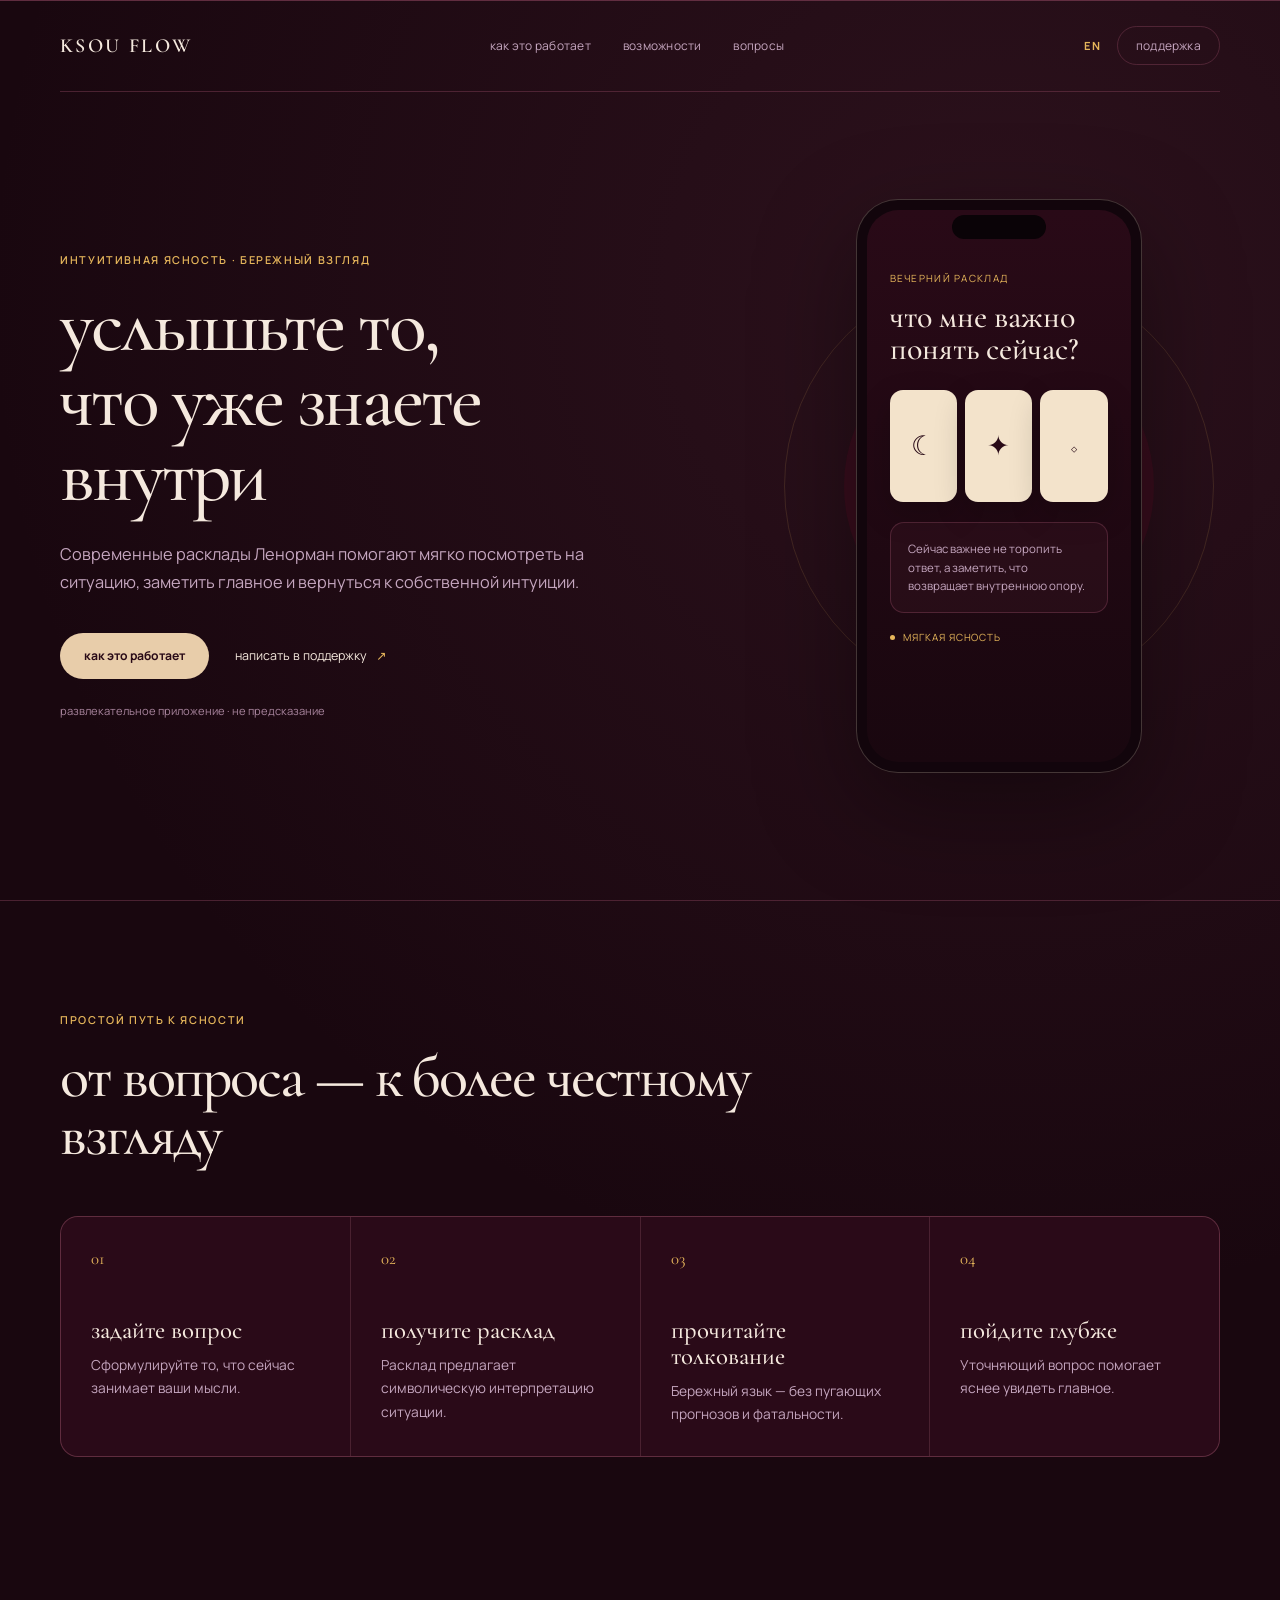
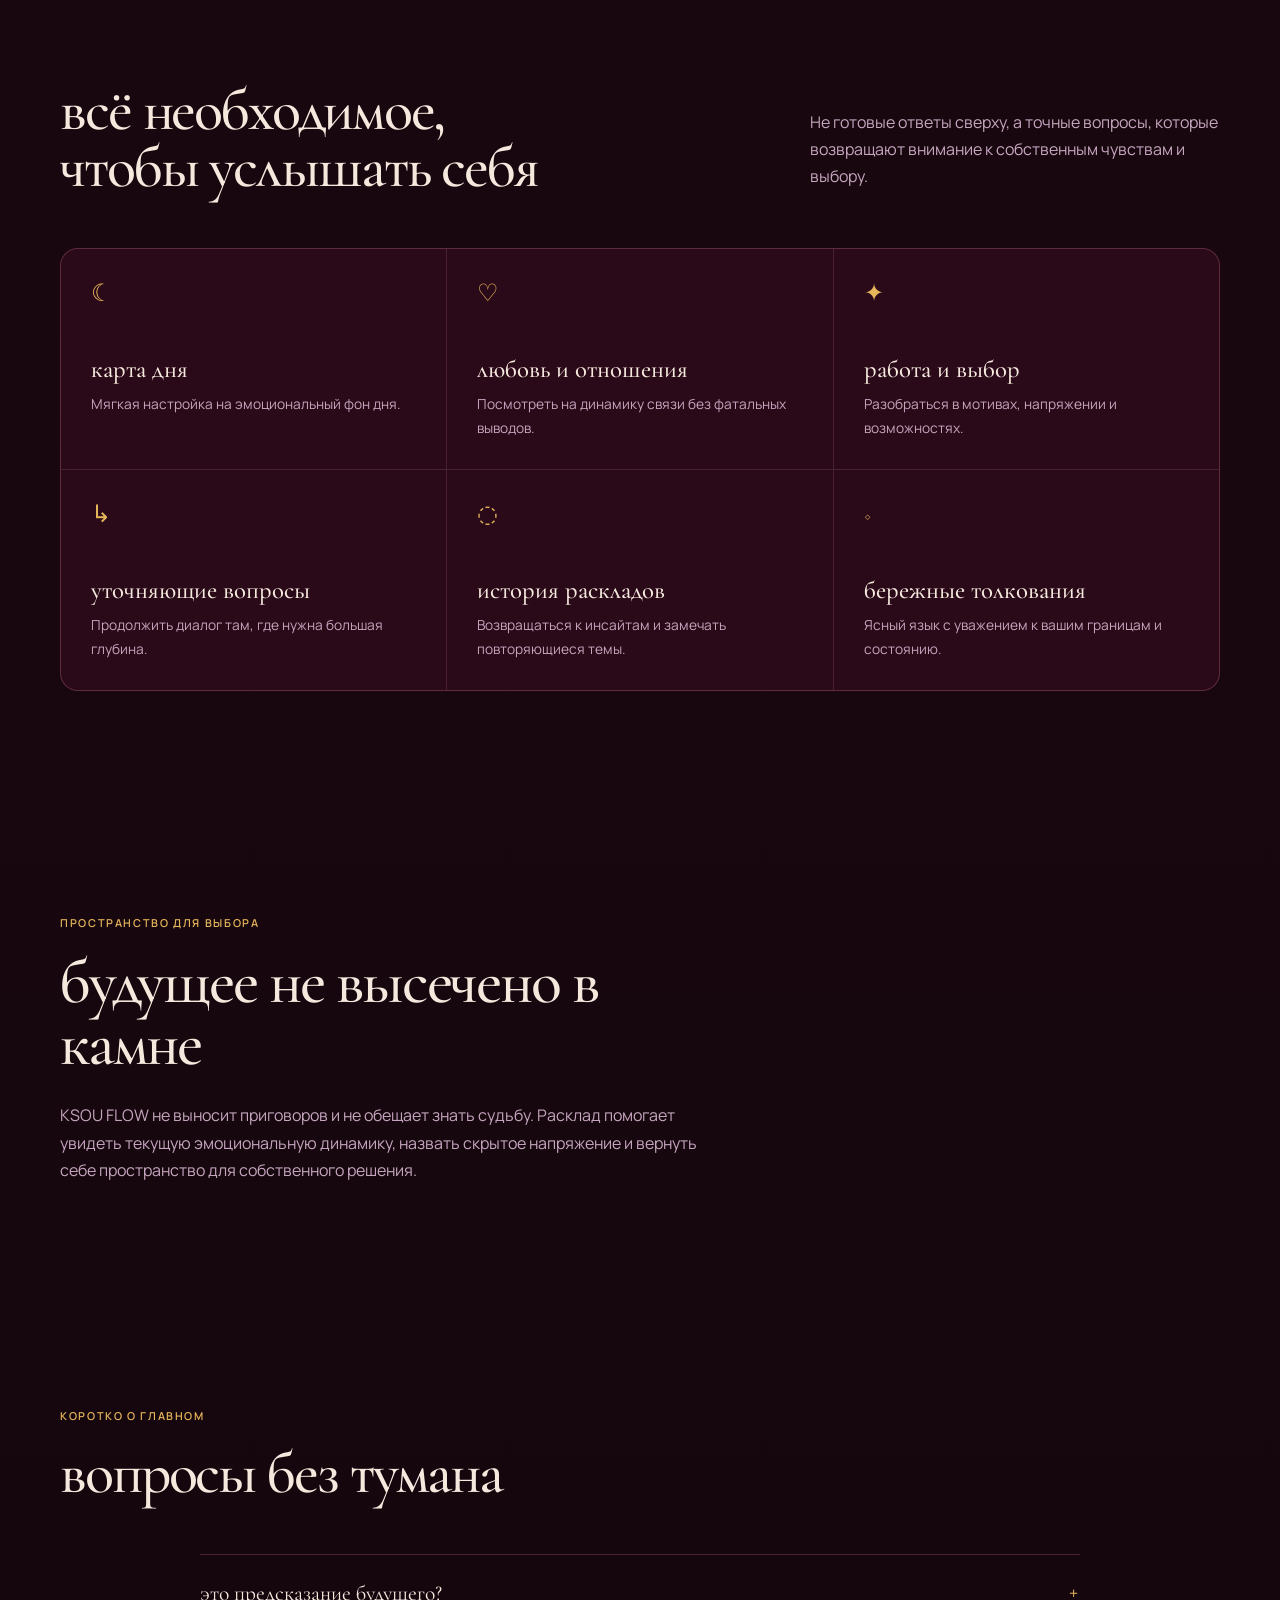
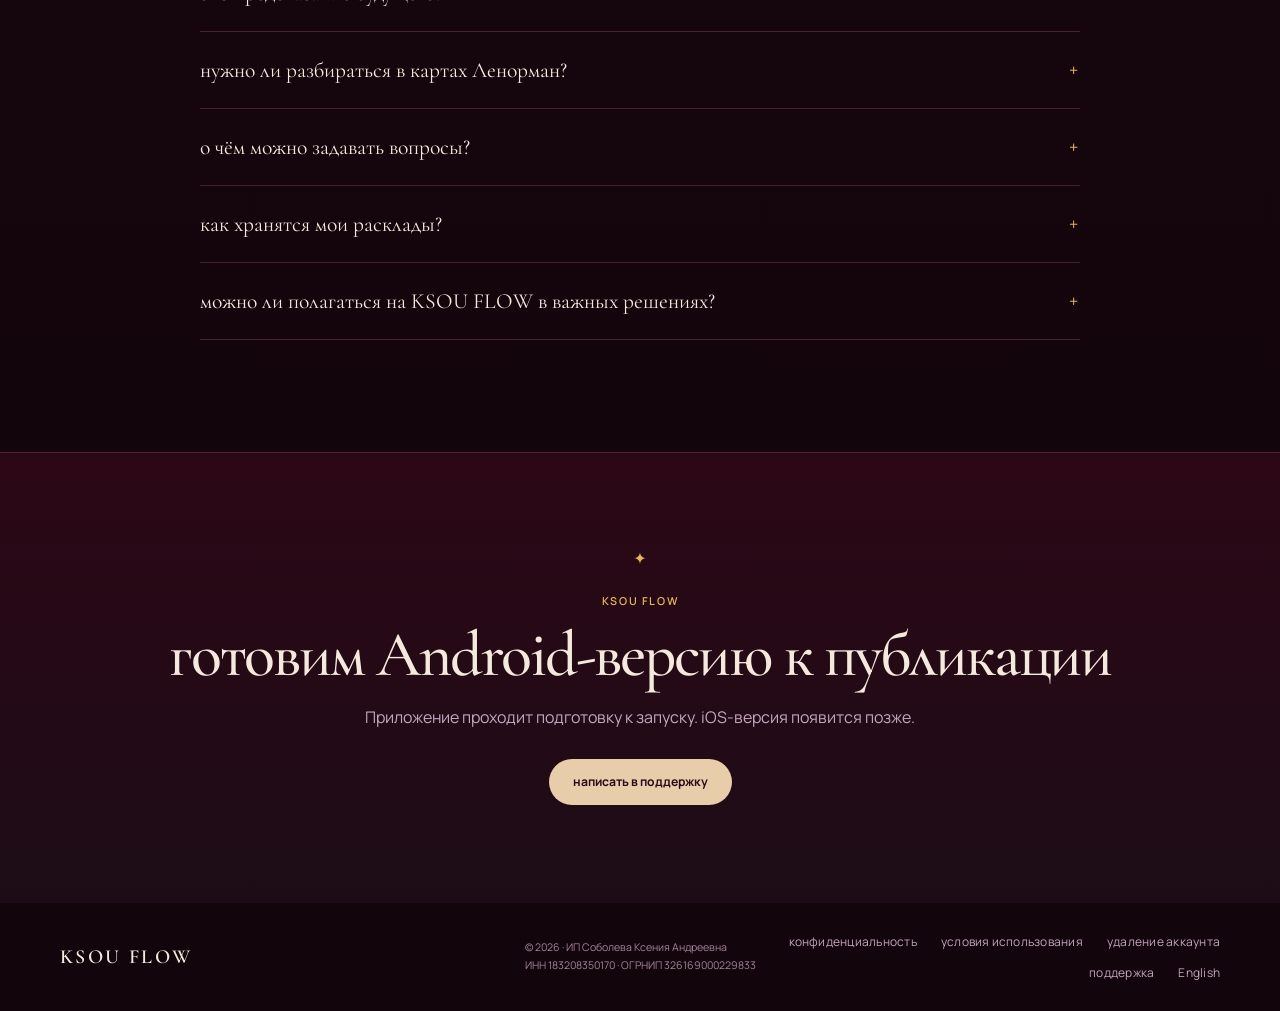
<file: index.html>
<!doctype html>
<html lang="ru">
  <head>
    <meta charset="UTF-8" />
    <meta name="viewport" content="width=device-width, initial-scale=1.0" />
    <link rel="icon" href="./favicon.svg" type="image/svg+xml" />
    <title>KSOU FLOW — пространство для внутренней ясности</title>
    <meta
      name="description"
      content="KSOU FLOW — развлекательное приложение с символическими раскладами Ленорман для рефлексии и бережного взгляда на ситуацию."
    />
    <meta property="og:title" content="KSOU FLOW" />
    <meta
      property="og:description"
      content="Развлекательное приложение с символическими раскладами Ленорман для рефлексии и бережного взгляда на ситуацию."
    />
    <meta property="og:type" content="website" />
    <meta property="og:url" content="https://ksouflow.tech/" />
    <meta property="og:locale" content="ru_RU" />
    <meta property="og:image" content="https://ksouflow.tech/og-image.png?v=20261119-wine" />
    <meta property="og:image:width" content="1200" />
    <meta property="og:image:height" content="630" />
    <meta property="og:image:alt" content="KSOU FLOW — развлекательное приложение с символическими раскладами Ленорман" />
    <meta name="twitter:card" content="summary_large_image" />
    <meta name="theme-color" content="#19070f" />
    <link rel="canonical" href="https://ksouflow.tech/" />
    <link rel="alternate" hreflang="ru" href="https://ksouflow.tech/" />
    <link rel="alternate" hreflang="en" href="https://ksouflow.tech/index-en.html" />
    <link rel="alternate" hreflang="x-default" href="https://ksouflow.tech/" />
    <link rel="preconnect" href="https://fonts.googleapis.com" />
    <link rel="preconnect" href="https://fonts.gstatic.com" crossorigin />
    <link
      href="https://fonts.googleapis.com/css2?family=Cormorant+Garamond:wght@500;600&family=Manrope:wght@400;500;600;700&display=swap"
      rel="stylesheet"
    />
    <link rel="stylesheet" href="./styles.css?v=20261119-wine" />
  </head>
  <body>
    <div class="site-shell">
      <header class="topbar">
        <a class="brand" href="#hero" aria-label="KSOU FLOW — на главную">KSOU FLOW</a>
        <nav class="nav" aria-label="Основная навигация">
          <a href="#how">как это работает</a>
          <a href="#features">возможности</a>
          <a href="#faq">вопросы</a>
        </nav>
        <div class="header-actions">
          <a class="language-link" href="./index-en.html" lang="en" aria-label="English version">EN</a>
          <a class="nav-action" href="./support.html">поддержка</a>
        </div>
      </header>

      <main>
        <section class="hero section" id="hero">
          <div class="hero-copy">
            <p class="eyebrow">интуитивная ясность · бережный взгляд</p>
            <h1>услышьте то,<br />что уже знаете внутри</h1>
            <p class="lead">
              Современные расклады Ленорман помогают мягко посмотреть на ситуацию,
              заметить главное и вернуться к собственной интуиции.
            </p>
            <div class="cta-row">
              <a class="button" href="#how">как это работает</a>
              <a class="text-link" href="./support.html">написать в поддержку <span>↗</span></a>
            </div>
            <p class="microcopy">развлекательное приложение · не предсказание</p>
          </div>

          <div class="hero-visual" aria-label="Пример расклада в приложении KSOU FLOW">
            <div class="orbit orbit-one"></div>
            <div class="orbit orbit-two"></div>
            <div class="phone-mockup">
              <div class="phone-notch"></div>
              <div class="phone-screen">
                <p class="screen-overline">вечерний расклад</p>
                <h2>что мне важно понять сейчас?</h2>
                <div class="card-row" aria-hidden="true">
                  <div class="mini-card">☾</div>
                  <div class="mini-card">✦</div>
                  <div class="mini-card">◇</div>
                </div>
                <p class="insight-box">
                  Сейчас важнее не торопить ответ, а заметить, что возвращает
                  внутреннюю опору.
                </p>
                <div class="status-pill"><span></span> мягкая ясность</div>
              </div>
            </div>
          </div>
        </section>

        <section class="section steps" id="how">
          <div class="section-heading">
            <p class="eyebrow">простой путь к ясности</p>
            <h2>от вопроса — к более честному взгляду</h2>
          </div>
          <div class="steps-grid">
            <article>
              <span>01</span>
              <h3>задайте вопрос</h3>
              <p>Сформулируйте то, что сейчас занимает ваши мысли.</p>
            </article>
            <article>
              <span>02</span>
              <h3>получите расклад</h3>
              <p>Расклад предлагает символическую интерпретацию ситуации.</p>
            </article>
            <article>
              <span>03</span>
              <h3>прочитайте толкование</h3>
              <p>Бережный язык — без пугающих прогнозов и фатальности.</p>
            </article>
            <article>
              <span>04</span>
              <h3>пойдите глубже</h3>
              <p>Уточняющий вопрос помогает яснее увидеть главное.</p>
            </article>
          </div>
        </section>

        <section class="section features" id="features">
          <div class="section-heading split-heading">
            <h2>всё необходимое,<br />чтобы услышать себя</h2>
            <p>
              Не готовые ответы сверху, а точные вопросы, которые возвращают
              внимание к собственным чувствам и выбору.
            </p>
          </div>
          <div class="feature-grid">
            <article>
              <div class="feature-icon">☾</div>
              <h3>карта дня</h3>
              <p>Мягкая настройка на эмоциональный фон дня.</p>
            </article>
            <article>
              <div class="feature-icon">♡</div>
              <h3>любовь и отношения</h3>
              <p>Посмотреть на динамику связи без фатальных выводов.</p>
            </article>
            <article>
              <div class="feature-icon">✦</div>
              <h3>работа и выбор</h3>
              <p>Разобраться в мотивах, напряжении и возможностях.</p>
            </article>
            <article>
              <div class="feature-icon">↳</div>
              <h3>уточняющие вопросы</h3>
              <p>Продолжить диалог там, где нужна большая глубина.</p>
            </article>
            <article>
              <div class="feature-icon">◌</div>
              <h3>история раскладов</h3>
              <p>Возвращаться к инсайтам и замечать повторяющиеся темы.</p>
            </article>
            <article>
              <div class="feature-icon">◇</div>
              <h3>бережные толкования</h3>
              <p>Ясный язык с уважением к вашим границам и состоянию.</p>
            </article>
          </div>
        </section>

        <section class="section philosophy">
          <div class="philosophy-copy">
            <p class="eyebrow">пространство для выбора</p>
            <h2>будущее не высечено в камне</h2>
            <p>
              KSOU FLOW не выносит приговоров и не обещает знать судьбу. Расклад
              помогает увидеть текущую эмоциональную динамику, назвать скрытое
              напряжение и вернуть себе пространство для собственного решения.
            </p>
          </div>
        </section>

        <section class="section faq" id="faq">
          <div class="section-heading narrow">
            <p class="eyebrow">коротко о главном</p>
            <h2>вопросы без тумана</h2>
          </div>
          <div class="faq-list">
            <details>
              <summary>это предсказание будущего?</summary>
              <p>
                Нет. KSOU FLOW — развлекательное приложение с символическими
                раскладами. Интерпретации помогают посмотреть на ситуацию с другой
                стороны, но не являются предсказаниями или руководством к действию.
              </p>
            </details>
            <details>
              <summary>нужно ли разбираться в картах Ленорман?</summary>
              <p>
                Нет. Интерфейс и толкования понятны без специальных знаний.
              </p>
            </details>
            <details>
              <summary>о чём можно задавать вопросы?</summary>
              <p>
                Об отношениях, работе, выборе и ситуациях, в которых вам не хватает
                внутренней ясности.
              </p>
            </details>
            <details>
              <summary>как хранятся мои расклады?</summary>
              <p>
                Доступ к истории защищён авторизацией. Для создания и хранения
                раскладов мы используем сервисных провайдеров. Подробнее — в
                <a href="./privacy.html">политике конфиденциальности</a>.
              </p>
            </details>
            <details>
              <summary>можно ли полагаться на KSOU FLOW в важных решениях?</summary>
              <p>
                Нет. Интерпретации носят развлекательный и информационный характер.
                KSOU FLOW не заменяет медицинскую, психологическую, юридическую или
                финансовую помощь. Решения остаются за вами.
              </p>
            </details>
          </div>
        </section>

        <section class="launch-note" id="support">
          <div class="launch-symbol" aria-hidden="true">✦</div>
          <p class="eyebrow">KSOU FLOW</p>
          <h2>готовим Android-версию к публикации</h2>
          <p>Приложение проходит подготовку к запуску. iOS-версия появится позже.</p>
          <a class="button" href="mailto:hello@ksouflow.tech?subject=KSOU%20FLOW%20—%20запуск">написать в поддержку</a>
        </section>
      </main>

      <footer class="footer">
        <a class="brand footer-brand" href="#hero">KSOU FLOW</a>
        <p>© 2026 · ИП Соболева Ксения Андреевна<br />ИНН 183208350170 · ОГРНИП 326169000229833</p>
        <div class="footer-links">
          <a href="./privacy.html">конфиденциальность</a>
          <a href="./terms.html">условия использования</a>
          <a href="./delete-account.html">удаление аккаунта</a>
          <a href="./support.html">поддержка</a>
          <a href="./index-en.html" lang="en">English</a>
        </div>
      </footer>
    </div>
  </body>
</html>
</file>
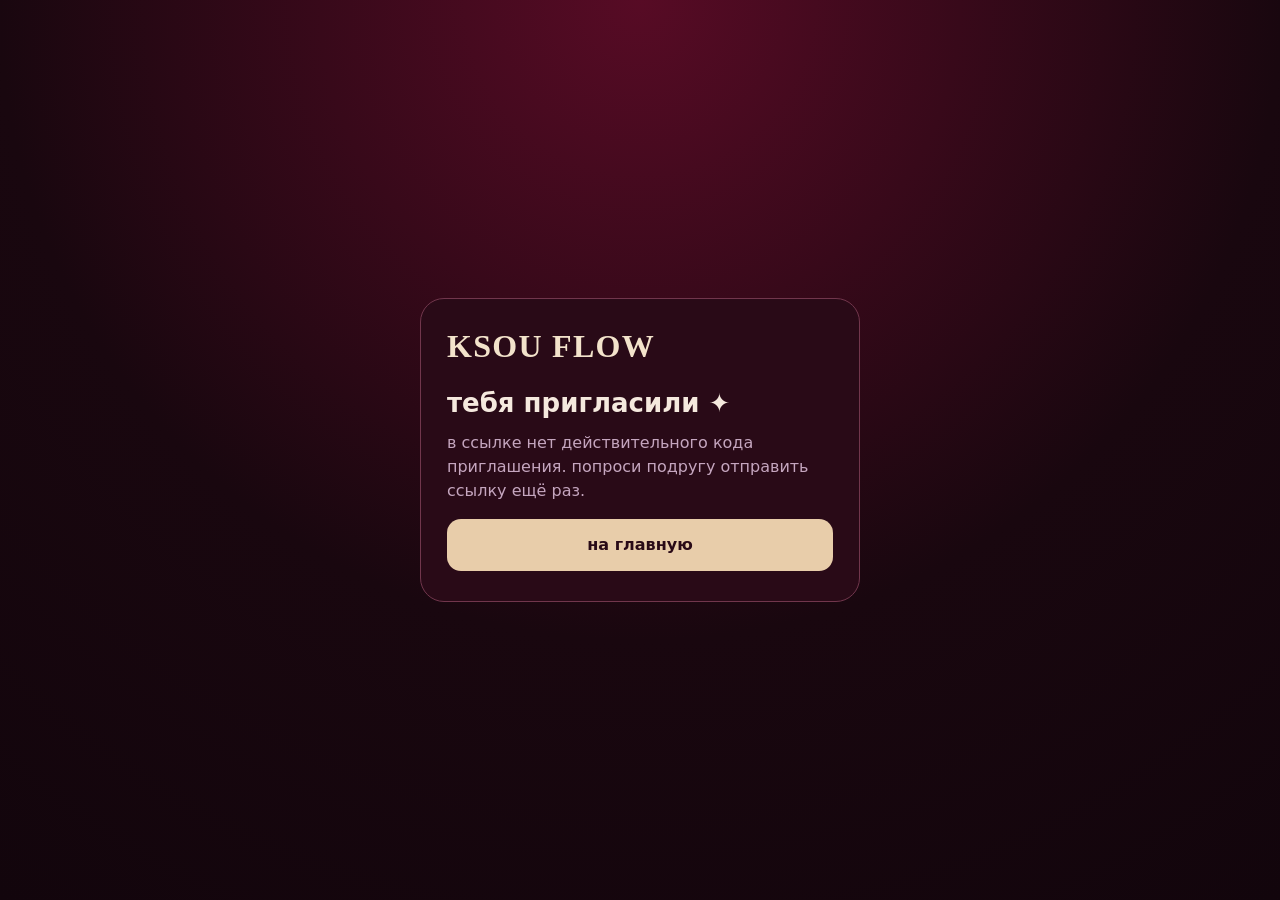
<file: i/index.html>
<!doctype html>
<html lang="ru">
  <head>
    <meta charset="UTF-8" />
    <meta name="viewport" content="width=device-width, initial-scale=1.0" />
    <meta name="theme-color" content="#19070f" />
    <title>приглашение в KSOU FLOW</title>
    <meta name="description" content="Приглашение в KSOU FLOW по личному коду." />
    <meta name="robots" content="noindex, nofollow" />
    <meta property="og:title" content="тебя пригласили в KSOU FLOW" />
    <meta property="og:description" content="Открой приложение и получи 3 дополнительных вопроса по коду подруги." />
    <meta property="og:image" content="https://ksouflow.tech/og-image.png?v=20261119-wine" />
    <link rel="icon" href="../favicon.svg" type="image/svg+xml" />
    <style>
      * { box-sizing: border-box; }
      body { margin: 0; min-height: 100vh; display: grid; place-items: center; padding: 24px; color: #f5e9de; font: 16px/1.5 system-ui, sans-serif; background: radial-gradient(circle at top, #570b25, #19070f 58%, #12050c); }
      main { width: min(100%, 440px); padding: 30px 26px; border: 1px solid #71364c; border-radius: 24px; background: #290a17; }
      .brand { color: #f3e3cb; font: 600 32px/1.1 Georgia, serif; letter-spacing: .04em; }
      h1 { margin: 24px 0 12px; font-size: 26px; line-height: 1.2; }
      p { margin: 0 0 16px; color: #c5a6bf; }
      .code { margin: 24px 0 16px; padding: 12px; border: 1px solid #71364c; border-radius: 14px; color: #e6b65b; font-size: 22px; font-weight: 700; letter-spacing: .12em; text-align: center; }
      .action { display: block; padding: 14px 18px; border-radius: 14px; background: #e8cdaa; color: #290a17; text-align: center; text-decoration: none; font-weight: 700; }
      .hint { margin: 18px 0 0; font-size: 13px; }
      a:not(.action) { color: #f3e3cb; }
    </style>
  </head>
  <body>
    <main>
      <div class="brand">KSOU FLOW</div>
      <h1>тебя пригласили ✦</h1>
      <p id="intro">открой приложение и получи 3 дополнительных вопроса по коду подруги.</p>
      <div class="code" id="code" hidden></div>
      <a class="action" id="open-app" href="../">на главную</a>
      <p class="hint" id="install-hint">если приложение ещё не установлено, сохрани код: его можно ввести при регистрации или в профиле.</p>
      <p class="hint" id="hint">код можно применить в течение 72 часов после регистрации, до первой оплаты.</p>
    </main>
    <script>
      const code = new URLSearchParams(location.search).get('ref')?.trim().toUpperCase() || '';
      if (/^[A-Z0-9_-]{4,32}$/.test(code)) {
        document.getElementById('code').textContent = code;
        document.getElementById('code').hidden = false;
        const appLink = document.getElementById('open-app');
        appLink.href = `zvezdysadyskazali://invite?ref=${encodeURIComponent(code)}`;
        appLink.textContent = 'открыть приложение';
      } else {
        document.getElementById('intro').textContent = 'в ссылке нет действительного кода приглашения. попроси подругу отправить ссылку ещё раз.';
        document.getElementById('install-hint').hidden = true;
        document.getElementById('hint').hidden = true;
      }
    </script>
  </body>
</html>
</file>
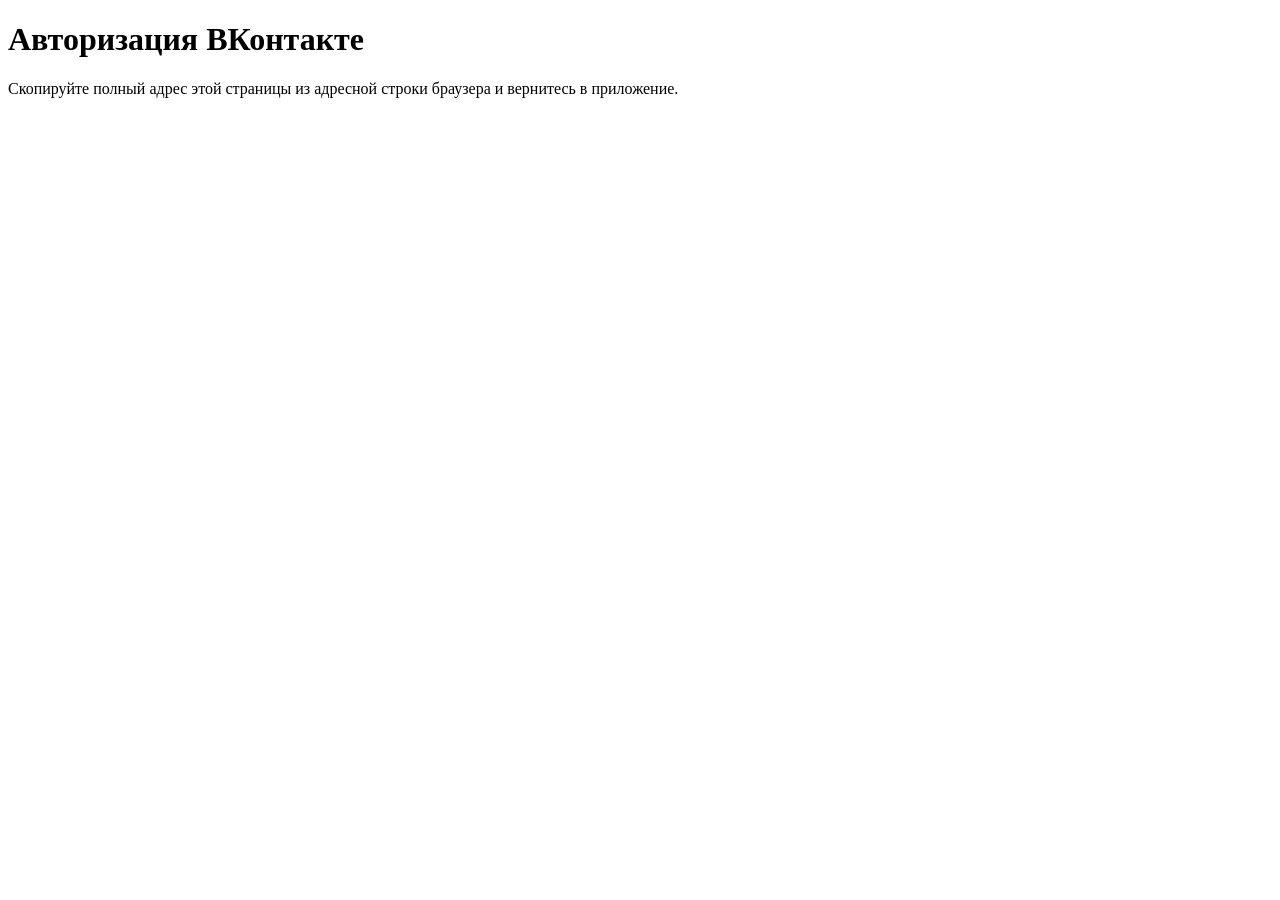
<file: vk/index.html>
<!doctype html>
<html lang="ru">
  <head>
    <meta charset="utf-8" />
    <meta name="viewport" content="width=device-width, initial-scale=1" />
    <meta name="referrer" content="no-referrer" />
    <title>Авторизация ВКонтакте</title>
  </head>
  <body>
    <h1>Авторизация ВКонтакте</h1>
    <p>Скопируйте полный адрес этой страницы из адресной строки браузера и вернитесь в приложение.</p>
  </body>
</html>
</file>
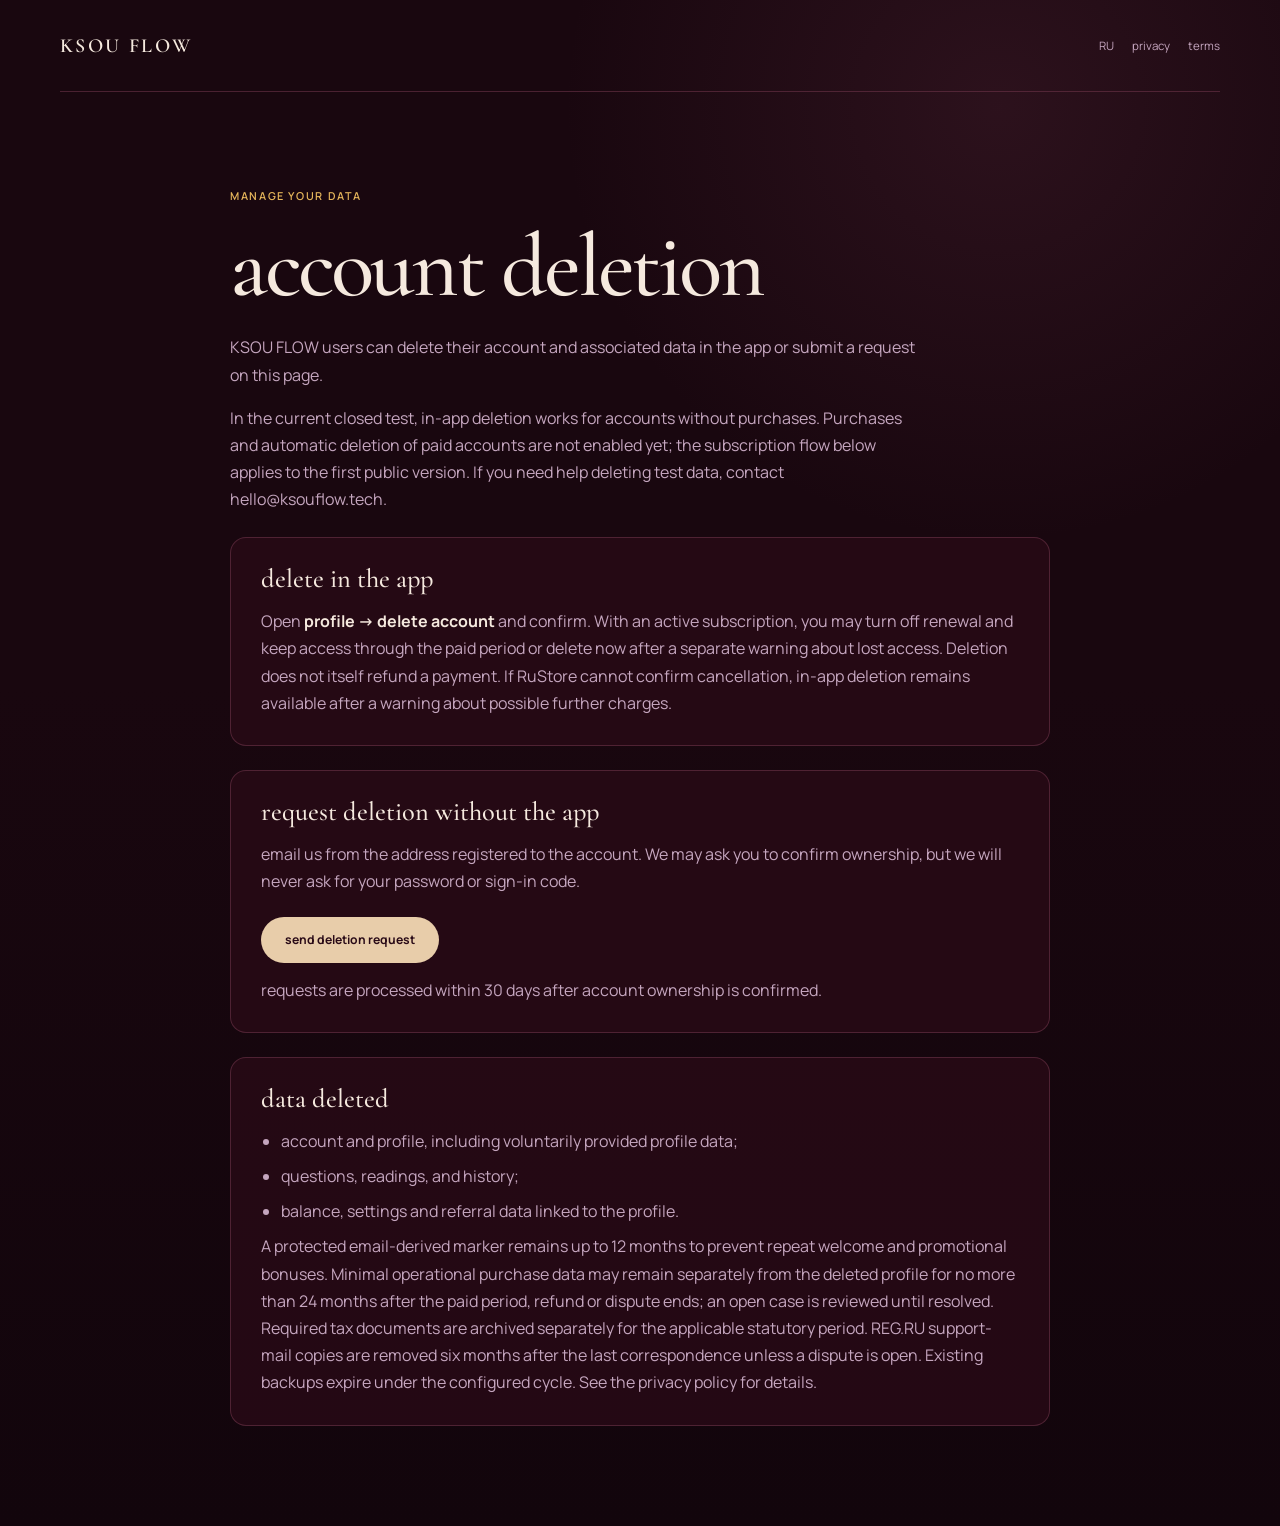
<file: delete-account-en.html>
<!doctype html>
<html lang="en">
  <head>
    <meta charset="UTF-8" />
    <meta name="viewport" content="width=device-width, initial-scale=1.0" />
    <link rel="icon" href="./favicon.svg" type="image/svg+xml" />
    <title>Account deletion — KSOU FLOW</title>
    <meta name="description" content="Request deletion of a KSOU FLOW account and associated data" />
    <link rel="canonical" href="https://ksouflow.tech/delete-account-en.html" />
    <link rel="alternate" hreflang="ru" href="https://ksouflow.tech/delete-account.html" />
    <link rel="alternate" hreflang="en" href="https://ksouflow.tech/delete-account-en.html" />
    <link rel="preconnect" href="https://fonts.googleapis.com" />
    <link rel="preconnect" href="https://fonts.gstatic.com" crossorigin />
    <link href="https://fonts.googleapis.com/css2?family=Cormorant+Garamond:wght@500;600&family=Manrope:wght@400;500;600;700&display=swap" rel="stylesheet" />
    <link rel="stylesheet" href="./styles.css?v=20261119-wine" />
  </head>
  <body>
    <div class="legal-shell">
      <header class="topbar legal-topbar">
        <a class="brand" href="./index-en.html">KSOU FLOW</a>
        <nav class="legal-nav" aria-label="Navigation">
          <a href="./delete-account.html" lang="ru">RU</a>
          <a href="./privacy-en.html">privacy</a>
          <a href="./terms-en.html">terms</a>
        </nav>
      </header>
      <main class="legal-page">
        <p class="eyebrow">manage your data</p>
        <h1>account deletion</h1>
        <p>KSOU FLOW users can delete their account and associated data in the app or submit a request on this page.</p>
        <p>
          In the current closed test, in-app deletion works for accounts without
          purchases. Purchases and automatic deletion of paid accounts are not enabled
          yet; the subscription flow below applies to the first public version. If
          you need help deleting test data, contact
          <a href="mailto:hello@ksouflow.tech">hello@ksouflow.tech</a>.
        </p>
        <section>
          <h2>delete in the app</h2>
          <p>
            Open <strong>profile → delete account</strong> and confirm. With an active subscription,
            you may turn off renewal and keep access through the paid period or delete now after
            a separate warning about lost access. Deletion does not itself refund a payment.
            If RuStore cannot confirm cancellation, in-app deletion remains available after a
            warning about possible further charges.
          </p>
        </section>
        <section>
          <h2>request deletion without the app</h2>
          <p>
            email us from the address registered to the account. We may ask you to
            confirm ownership, but we will never ask for your password or sign-in code.
          </p>
          <p class="legal-action">
            <a class="button" href="mailto:hello@ksouflow.tech?subject=KSOU%20FLOW%20%E2%80%94%20account%20deletion&body=Please%20delete%20my%20KSOU%20FLOW%20account%20and%20associated%20data.%0A%0AAccount%20email%3A%20">send deletion request</a>
          </p>
          <p>requests are processed within 30 days after account ownership is confirmed.</p>
        </section>
        <section>
          <h2>data deleted</h2>
          <ul>
            <li>account and profile, including voluntarily provided profile data;</li>
            <li>questions, readings, and history;</li>
            <li>balance, settings and referral data linked to the profile.</li>
          </ul>
          <p>
            A protected email-derived marker remains up to 12 months to prevent repeat welcome
            and promotional bonuses. Minimal operational purchase data may remain separately from the
            deleted profile for no more than 24 months after the paid period, refund or dispute ends;
            an open case is reviewed until resolved. Required tax documents are archived separately
            for the applicable statutory period. REG.RU support-mail
            copies are removed six months after the last correspondence unless a dispute is open.
            Existing backups expire under the configured cycle. See the
            <a href="./privacy-en.html">privacy policy</a> for details.
          </p>
        </section>
      </main>
    </div>
  </body>
</html>
</file>
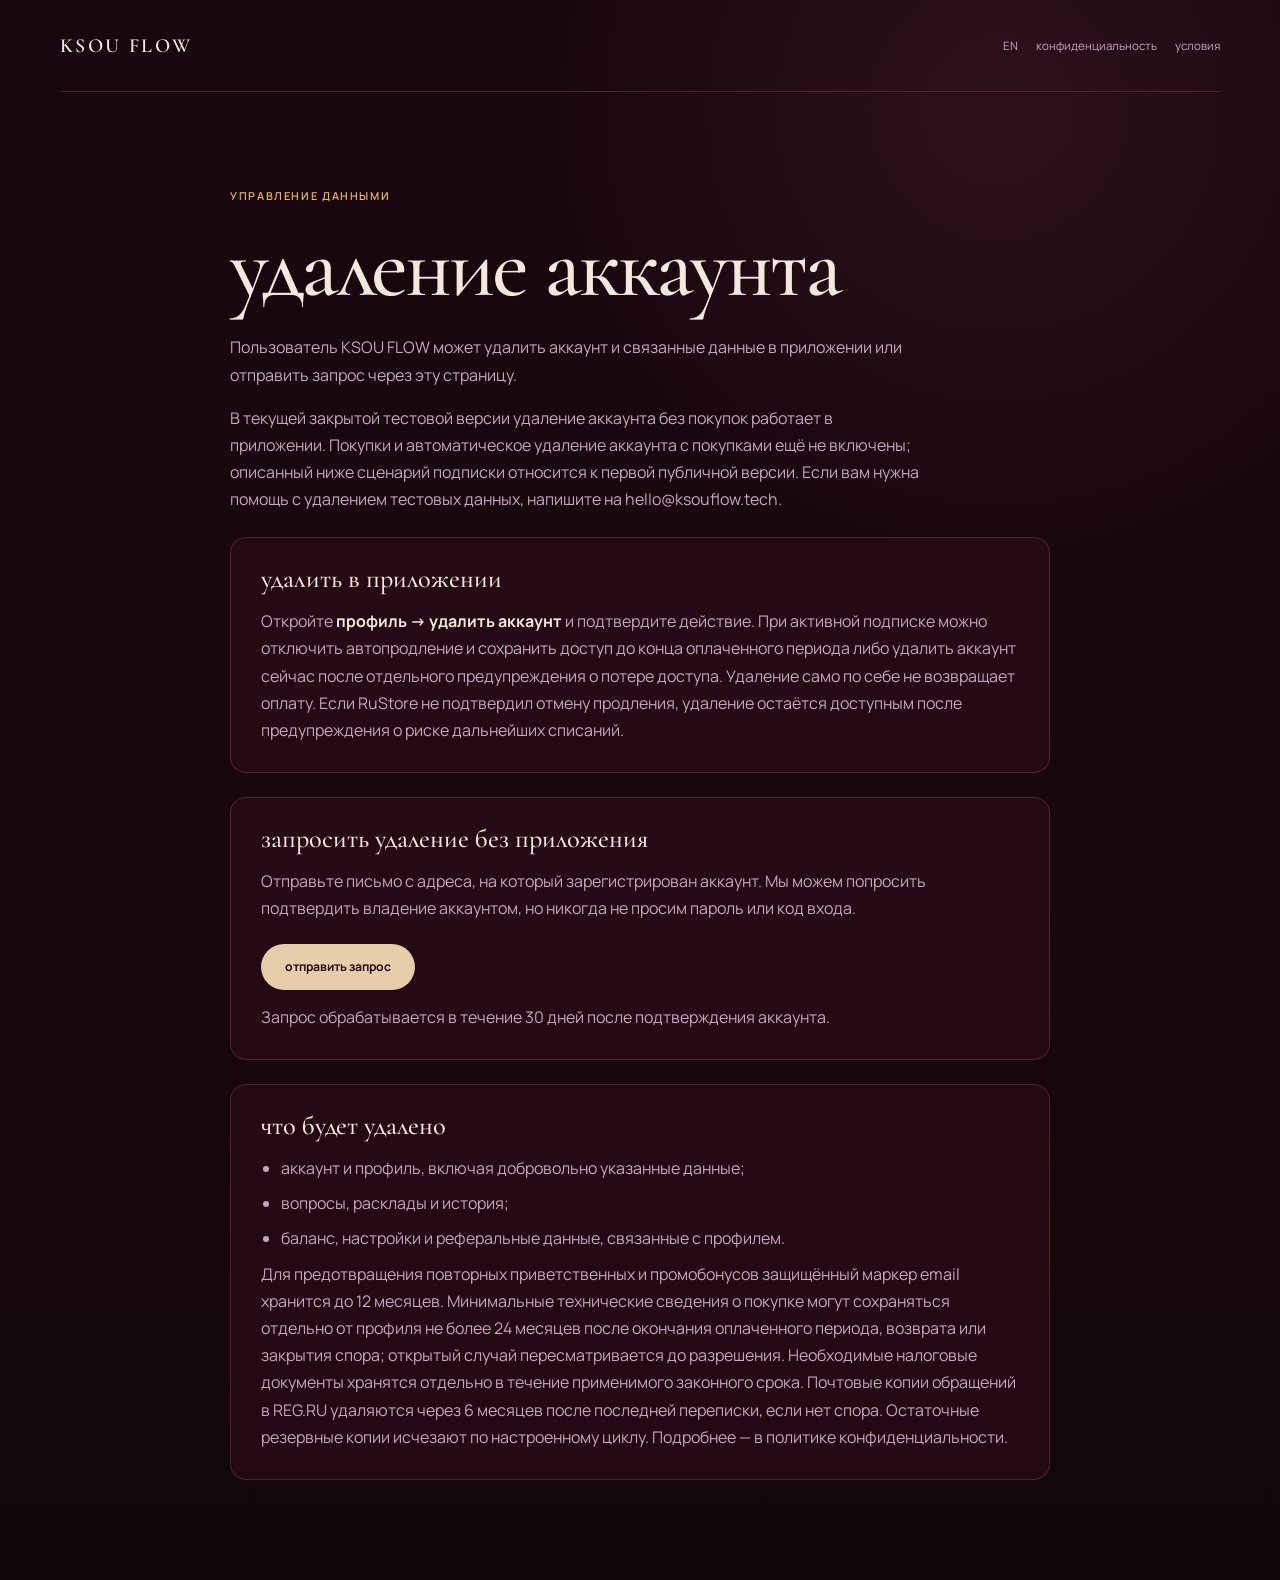
<file: delete-account.html>
<!doctype html>
<html lang="ru">
  <head>
    <meta charset="UTF-8" />
    <meta name="viewport" content="width=device-width, initial-scale=1.0" />
    <link rel="icon" href="./favicon.svg" type="image/svg+xml" />
    <title>Удаление аккаунта — KSOU FLOW</title>
    <meta name="description" content="Запрос на удаление аккаунта и данных KSOU FLOW" />
    <link rel="canonical" href="https://ksouflow.tech/delete-account.html" />
    <link rel="alternate" hreflang="ru" href="https://ksouflow.tech/delete-account.html" />
    <link rel="alternate" hreflang="en" href="https://ksouflow.tech/delete-account-en.html" />
    <link rel="preconnect" href="https://fonts.googleapis.com" />
    <link rel="preconnect" href="https://fonts.gstatic.com" crossorigin />
    <link href="https://fonts.googleapis.com/css2?family=Cormorant+Garamond:wght@500;600&family=Manrope:wght@400;500;600;700&display=swap" rel="stylesheet" />
    <link rel="stylesheet" href="./styles.css?v=20261119-wine" />
  </head>
  <body>
    <div class="legal-shell">
      <header class="topbar legal-topbar">
        <a class="brand" href="./index.html">KSOU FLOW</a>
        <nav class="legal-nav" aria-label="Навигация">
          <a href="./delete-account-en.html" lang="en">EN</a>
          <a href="./privacy.html">конфиденциальность</a>
          <a href="./terms.html">условия</a>
        </nav>
      </header>
      <main class="legal-page">
        <p class="eyebrow">управление данными</p>
        <h1>удаление аккаунта</h1>
        <p>
          Пользователь KSOU FLOW может удалить аккаунт и связанные данные в
          приложении или отправить запрос через эту страницу.
        </p>
        <p>
          В текущей закрытой тестовой версии удаление аккаунта без покупок работает
          в приложении. Покупки и автоматическое удаление аккаунта с покупками ещё
          не включены; описанный ниже сценарий подписки относится к первой
          публичной версии. Если вам нужна помощь с удалением тестовых данных,
          напишите на <a href="mailto:hello@ksouflow.tech">hello@ksouflow.tech</a>.
        </p>

        <section>
          <h2>удалить в приложении</h2>
          <p>
            Откройте <strong>профиль → удалить аккаунт</strong> и подтвердите действие.
            При активной подписке можно отключить автопродление и сохранить доступ до конца
            оплаченного периода либо удалить аккаунт сейчас после отдельного предупреждения
            о потере доступа. Удаление само по себе не возвращает оплату. Если RuStore не
            подтвердил отмену продления, удаление остаётся доступным после предупреждения
            о риске дальнейших списаний.
          </p>
        </section>

        <section>
          <h2>запросить удаление без приложения</h2>
          <p>
            Отправьте письмо с адреса, на который зарегистрирован аккаунт. Мы можем
            попросить подтвердить владение аккаунтом, но никогда не просим пароль
            или код входа.
          </p>
          <p class="legal-action">
            <a class="button" href="mailto:hello@ksouflow.tech?subject=KSOU%20FLOW%20%E2%80%94%20%D1%83%D0%B4%D0%B0%D0%BB%D0%B5%D0%BD%D0%B8%D0%B5%20%D0%B0%D0%BA%D0%BA%D0%B0%D1%83%D0%BD%D1%82%D0%B0&body=%D0%9F%D1%80%D0%BE%D1%88%D1%83%20%D1%83%D0%B4%D0%B0%D0%BB%D0%B8%D1%82%D1%8C%20%D0%BC%D0%BE%D0%B9%20%D0%B0%D0%BA%D0%BA%D0%B0%D1%83%D0%BD%D1%82%20KSOU%20FLOW%20%D0%B8%20%D1%81%D0%B2%D1%8F%D0%B7%D0%B0%D0%BD%D0%BD%D1%8B%D0%B5%20%D0%B4%D0%B0%D0%BD%D0%BD%D1%8B.%0A%0AEmail%20%D0%B0%D0%BA%D0%BA%D0%B0%D1%83%D0%BD%D1%82%D0%B0%3A%20">отправить запрос</a>
          </p>
          <p>Запрос обрабатывается в течение 30 дней после подтверждения аккаунта.</p>
        </section>

        <section>
          <h2>что будет удалено</h2>
          <ul>
            <li>аккаунт и профиль, включая добровольно указанные данные;</li>
            <li>вопросы, расклады и история;</li>
            <li>баланс, настройки и реферальные данные, связанные с профилем.</li>
          </ul>
          <p>
            Для предотвращения повторных приветственных и промобонусов защищённый маркер email
            хранится до 12 месяцев. Минимальные технические сведения о покупке могут сохраняться отдельно
            от профиля не более 24 месяцев после окончания оплаченного периода, возврата или закрытия спора;
            открытый случай пересматривается до разрешения. Необходимые налоговые документы хранятся отдельно
            в течение применимого законного срока. Почтовые копии обращений
            в REG.RU удаляются через 6 месяцев после последней переписки, если нет спора.
            Остаточные резервные копии исчезают по настроенному циклу. Подробнее — в
            <a href="./privacy.html">политике конфиденциальности</a>.
          </p>
        </section>
      </main>
    </div>
  </body>
</html>
</file>
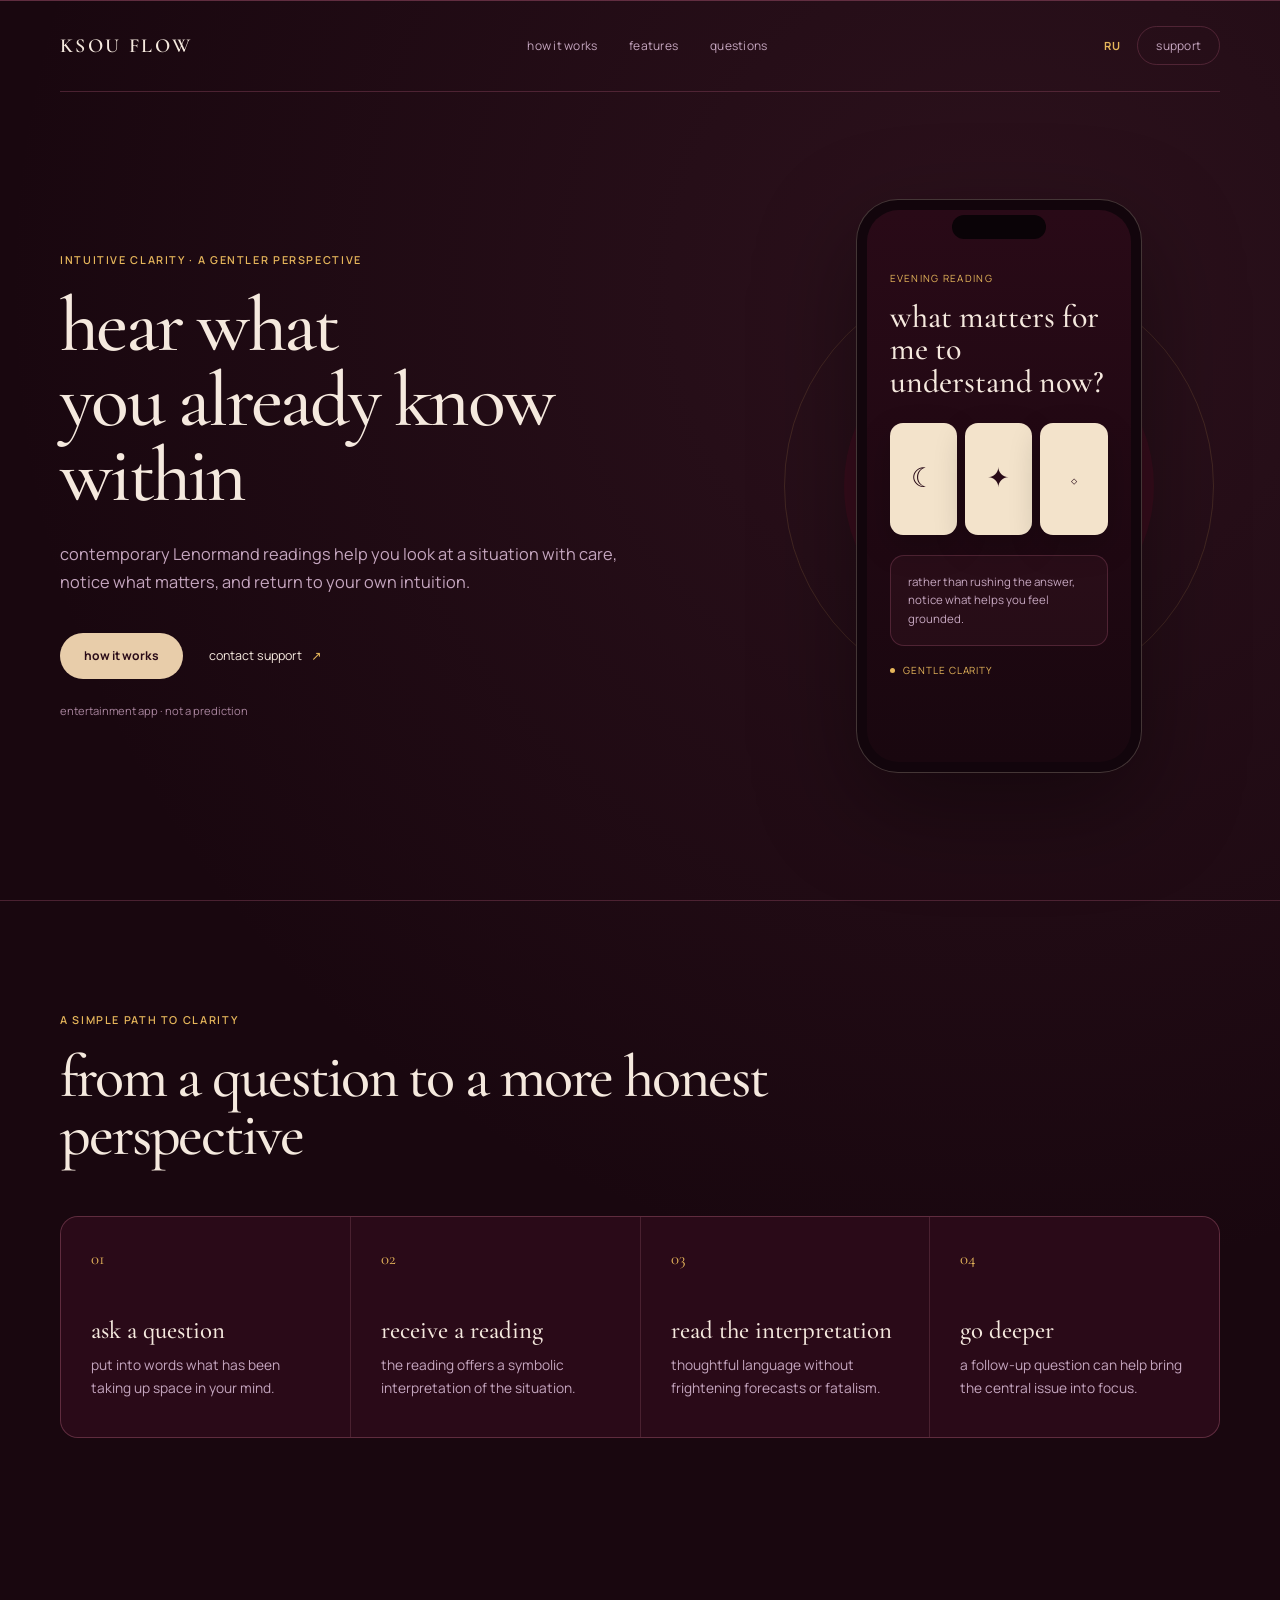
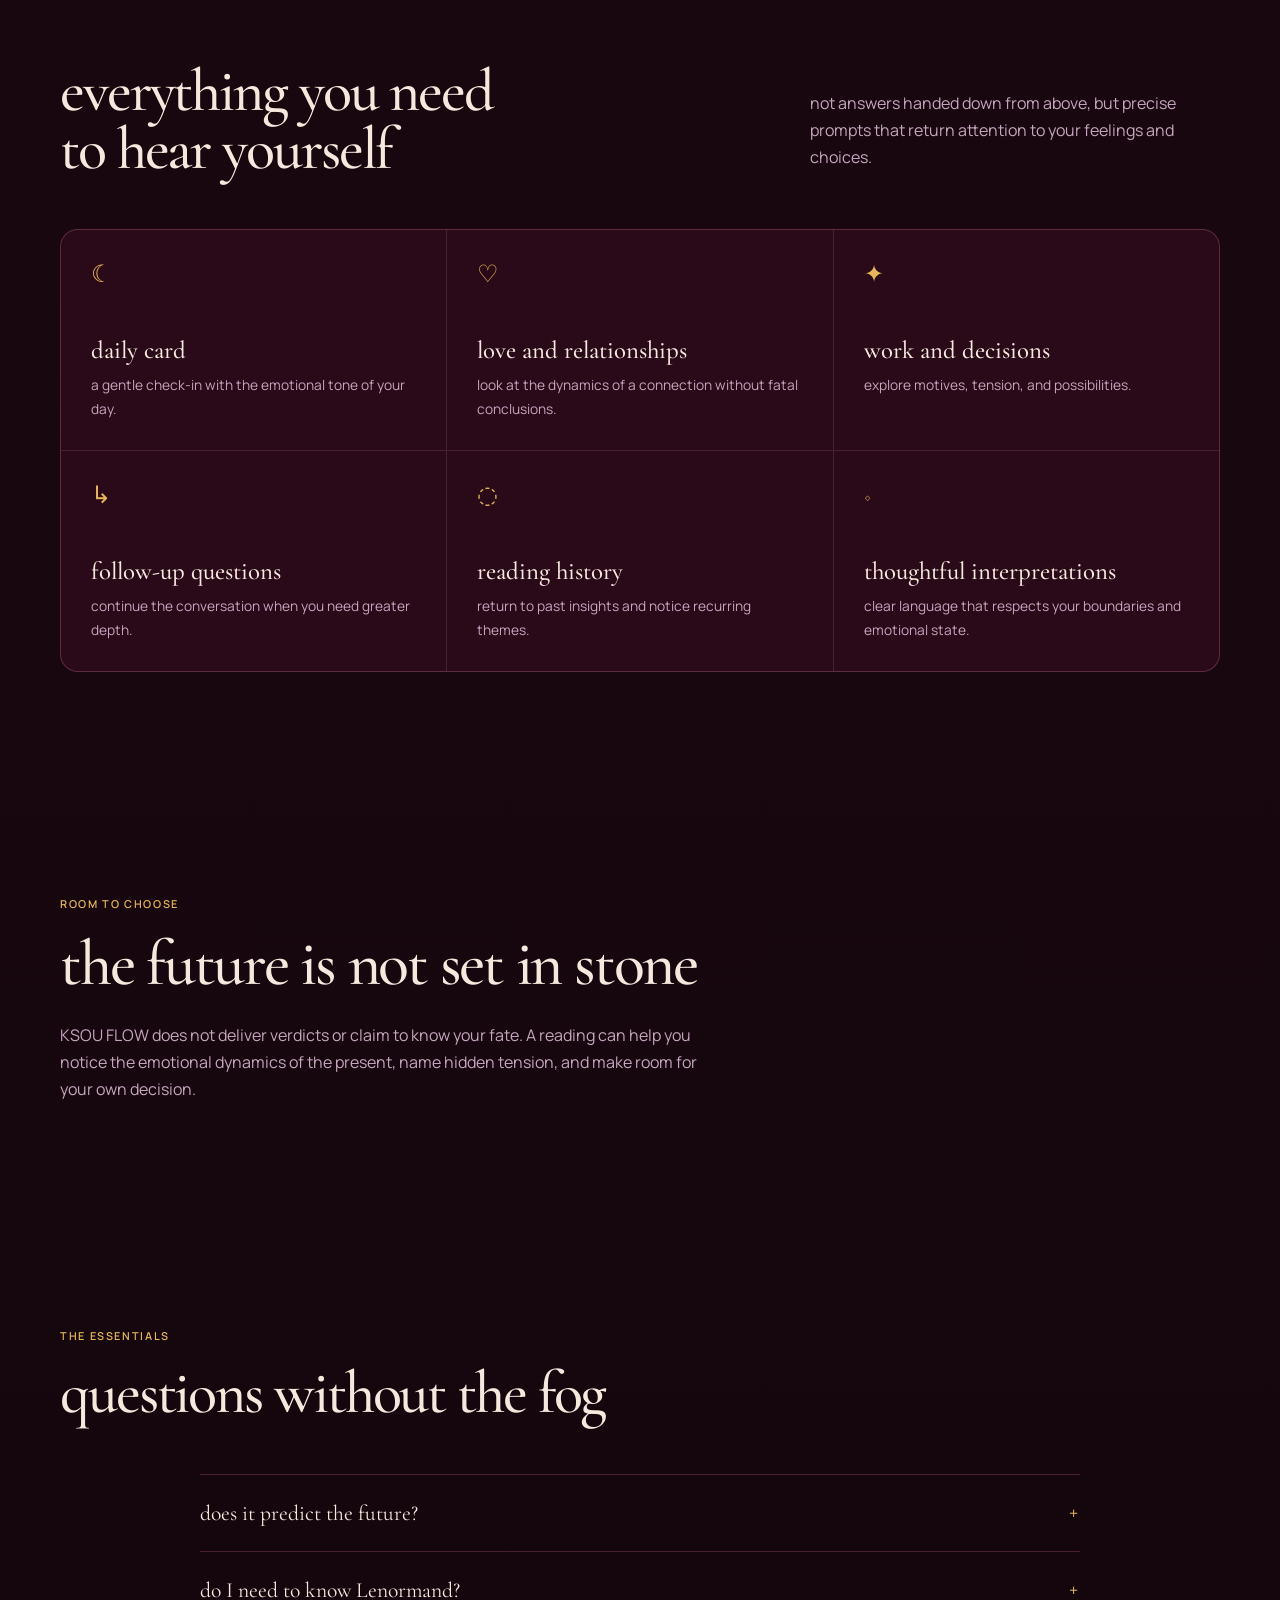
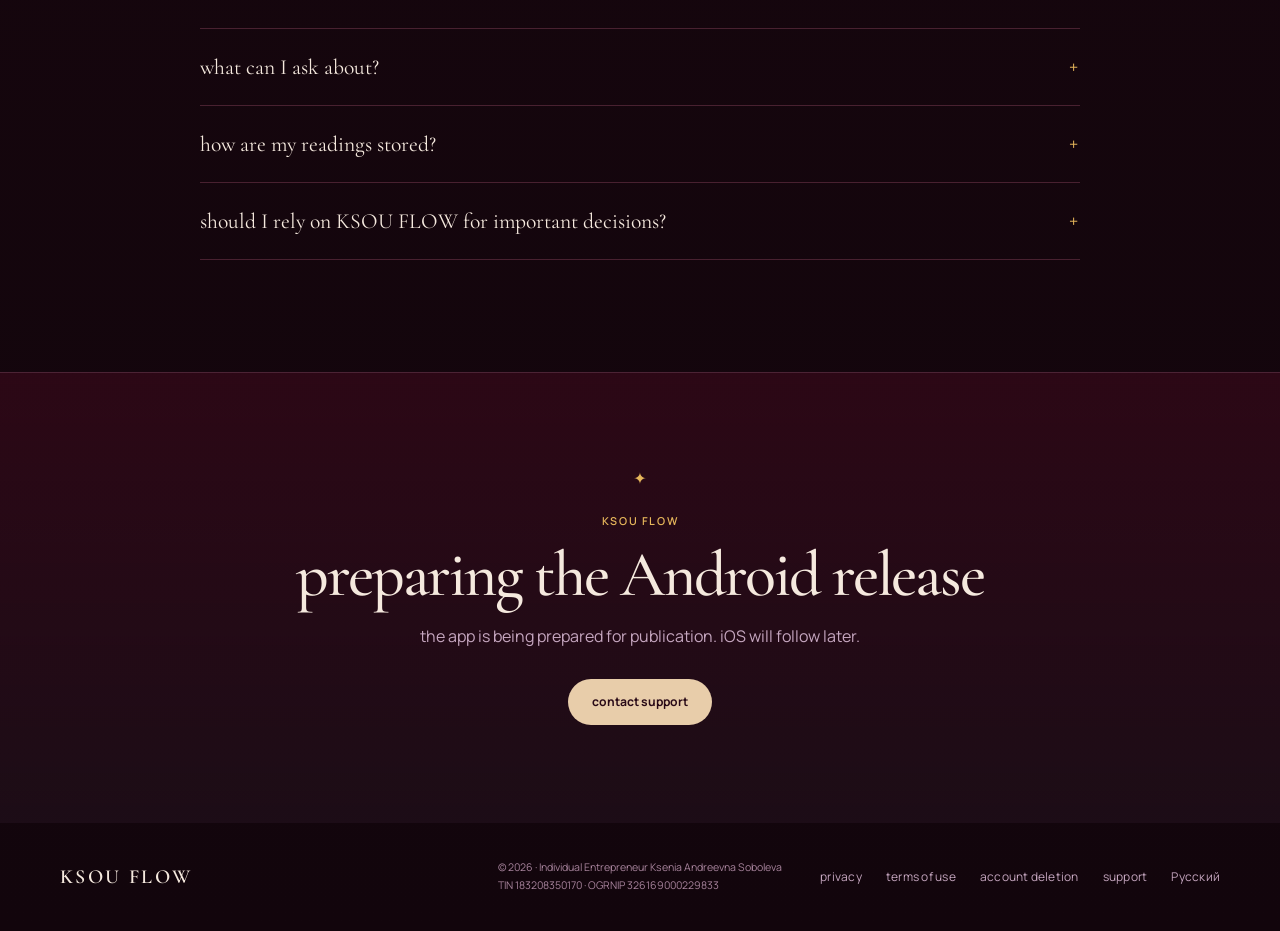
<file: index-en.html>
<!doctype html>
<html lang="en">
  <head>
    <meta charset="UTF-8" />
    <meta name="viewport" content="width=device-width, initial-scale=1.0" />
    <link rel="icon" href="./favicon.svg" type="image/svg+xml" />
    <title>KSOU FLOW — a space for inner clarity</title>
    <meta
      name="description"
      content="KSOU FLOW is an entertainment app with symbolic Lenormand readings for reflection and a gentler perspective on a situation."
    />
    <meta property="og:title" content="KSOU FLOW" />
    <meta
      property="og:description"
      content="An entertainment app with symbolic Lenormand readings for reflection and a gentler perspective."
    />
    <meta property="og:type" content="website" />
    <meta property="og:url" content="https://ksouflow.tech/index-en.html" />
    <meta property="og:locale" content="en_US" />
    <meta property="og:image" content="https://ksouflow.tech/og-image.png?v=20261119-wine" />
    <meta property="og:image:width" content="1200" />
    <meta property="og:image:height" content="630" />
    <meta property="og:image:alt" content="KSOU FLOW — an entertainment app with symbolic Lenormand readings" />
    <meta name="twitter:card" content="summary_large_image" />
    <meta name="theme-color" content="#19070f" />
    <link rel="canonical" href="https://ksouflow.tech/index-en.html" />
    <link rel="alternate" hreflang="ru" href="https://ksouflow.tech/" />
    <link rel="alternate" hreflang="en" href="https://ksouflow.tech/index-en.html" />
    <link rel="alternate" hreflang="x-default" href="https://ksouflow.tech/" />
    <link rel="preconnect" href="https://fonts.googleapis.com" />
    <link rel="preconnect" href="https://fonts.gstatic.com" crossorigin />
    <link
      href="https://fonts.googleapis.com/css2?family=Cormorant+Garamond:wght@500;600&family=Manrope:wght@400;500;600;700&display=swap"
      rel="stylesheet"
    />
    <link rel="stylesheet" href="./styles.css?v=20261119-wine" />
  </head>
  <body>
    <div class="site-shell">
      <header class="topbar">
        <a class="brand" href="#hero" aria-label="KSOU FLOW — home">KSOU FLOW</a>
        <nav class="nav" aria-label="Main navigation">
          <a href="#how">how it works</a>
          <a href="#features">features</a>
          <a href="#faq">questions</a>
        </nav>
        <div class="header-actions">
          <a class="language-link" href="./index.html" lang="ru" aria-label="Русская версия">RU</a>
          <a class="nav-action" href="./support-en.html">support</a>
        </div>
      </header>

      <main>
        <section class="hero section" id="hero">
          <div class="hero-copy">
            <p class="eyebrow">intuitive clarity · a gentler perspective</p>
            <h1>hear what<br />you already know within</h1>
            <p class="lead">
              contemporary Lenormand readings help you look at a situation with care,
              notice what matters, and return to your own intuition.
            </p>
            <div class="cta-row">
              <a class="button" href="#how">how it works</a>
              <a class="text-link" href="./support-en.html">contact support <span>↗</span></a>
            </div>
            <p class="microcopy">entertainment app · not a prediction</p>
          </div>

          <div class="hero-visual" aria-label="Example reading in the KSOU FLOW app">
            <div class="orbit orbit-one"></div>
            <div class="orbit orbit-two"></div>
            <div class="phone-mockup">
              <div class="phone-notch"></div>
              <div class="phone-screen">
                <p class="screen-overline">evening reading</p>
                <h2>what matters for me to understand now?</h2>
                <div class="card-row" aria-hidden="true">
                  <div class="mini-card">☾</div>
                  <div class="mini-card">✦</div>
                  <div class="mini-card">◇</div>
                </div>
                <p class="insight-box">
                  rather than rushing the answer, notice what helps you feel grounded.
                </p>
                <div class="status-pill"><span></span> gentle clarity</div>
              </div>
            </div>
          </div>
        </section>

        <section class="section steps" id="how">
          <div class="section-heading">
            <p class="eyebrow">a simple path to clarity</p>
            <h2>from a question to a more honest perspective</h2>
          </div>
          <div class="steps-grid">
            <article>
              <span>01</span>
              <h3>ask a question</h3>
              <p>put into words what has been taking up space in your mind.</p>
            </article>
            <article>
              <span>02</span>
              <h3>receive a reading</h3>
              <p>the reading offers a symbolic interpretation of the situation.</p>
            </article>
            <article>
              <span>03</span>
              <h3>read the interpretation</h3>
              <p>thoughtful language without frightening forecasts or fatalism.</p>
            </article>
            <article>
              <span>04</span>
              <h3>go deeper</h3>
              <p>a follow-up question can help bring the central issue into focus.</p>
            </article>
          </div>
        </section>

        <section class="section features" id="features">
          <div class="section-heading split-heading">
            <h2>everything you need<br />to hear yourself</h2>
            <p>
              not answers handed down from above, but precise prompts that return
              attention to your feelings and choices.
            </p>
          </div>
          <div class="feature-grid">
            <article>
              <div class="feature-icon">☾</div>
              <h3>daily card</h3>
              <p>a gentle check-in with the emotional tone of your day.</p>
            </article>
            <article>
              <div class="feature-icon">♡</div>
              <h3>love and relationships</h3>
              <p>look at the dynamics of a connection without fatal conclusions.</p>
            </article>
            <article>
              <div class="feature-icon">✦</div>
              <h3>work and decisions</h3>
              <p>explore motives, tension, and possibilities.</p>
            </article>
            <article>
              <div class="feature-icon">↳</div>
              <h3>follow-up questions</h3>
              <p>continue the conversation when you need greater depth.</p>
            </article>
            <article>
              <div class="feature-icon">◌</div>
              <h3>reading history</h3>
              <p>return to past insights and notice recurring themes.</p>
            </article>
            <article>
              <div class="feature-icon">◇</div>
              <h3>thoughtful interpretations</h3>
              <p>clear language that respects your boundaries and emotional state.</p>
            </article>
          </div>
        </section>

        <section class="section philosophy">
          <div class="philosophy-copy">
            <p class="eyebrow">room to choose</p>
            <h2>the future is not set in stone</h2>
            <p>
              KSOU FLOW does not deliver verdicts or claim to know your fate. A reading
              can help you notice the emotional dynamics of the present, name hidden
              tension, and make room for your own decision.
            </p>
          </div>
        </section>

        <section class="section faq" id="faq">
          <div class="section-heading narrow">
            <p class="eyebrow">the essentials</p>
            <h2>questions without the fog</h2>
          </div>
          <div class="faq-list">
            <details>
              <summary>does it predict the future?</summary>
              <p>
                no. KSOU FLOW is an entertainment app offering symbolic readings.
                Interpretations may provide another perspective, but they are not
                predictions or instructions for action.
              </p>
            </details>
            <details>
              <summary>do I need to know Lenormand?</summary>
              <p>no. the interface and interpretations require no specialist knowledge.</p>
            </details>
            <details>
              <summary>what can I ask about?</summary>
              <p>relationships, work, choices, and situations where you want greater inner clarity.</p>
            </details>
            <details>
              <summary>how are my readings stored?</summary>
              <p>
                access to your history is protected by authentication. Service providers
                process data to create and store readings. See our
                <a href="./privacy-en.html">privacy policy</a> for details.
              </p>
            </details>
            <details>
              <summary>should I rely on KSOU FLOW for important decisions?</summary>
              <p>
                no. interpretations are provided for entertainment and informational
                purposes. KSOU FLOW is not a substitute for medical, mental-health,
                legal, or financial assistance. Your decisions remain your own.
              </p>
            </details>
          </div>
        </section>

        <section class="launch-note" id="support">
          <div class="launch-symbol" aria-hidden="true">✦</div>
          <p class="eyebrow">KSOU FLOW</p>
          <h2>preparing the Android release</h2>
          <p>the app is being prepared for publication. iOS will follow later.</p>
          <a class="button" href="mailto:hello@ksouflow.tech?subject=KSOU%20FLOW%20%E2%80%94%20launch">contact support</a>
        </section>
      </main>

      <footer class="footer">
        <a class="brand footer-brand" href="#hero">KSOU FLOW</a>
        <p>© 2026 · Individual Entrepreneur Ksenia Andreevna Soboleva<br />TIN 183208350170 · OGRNIP 326169000229833</p>
        <div class="footer-links">
          <a href="./privacy-en.html">privacy</a>
          <a href="./terms-en.html">terms of use</a>
          <a href="./delete-account-en.html">account deletion</a>
          <a href="./support-en.html">support</a>
          <a href="./index.html" lang="ru">Русский</a>
        </div>
      </footer>
    </div>
  </body>
</html>
</file>
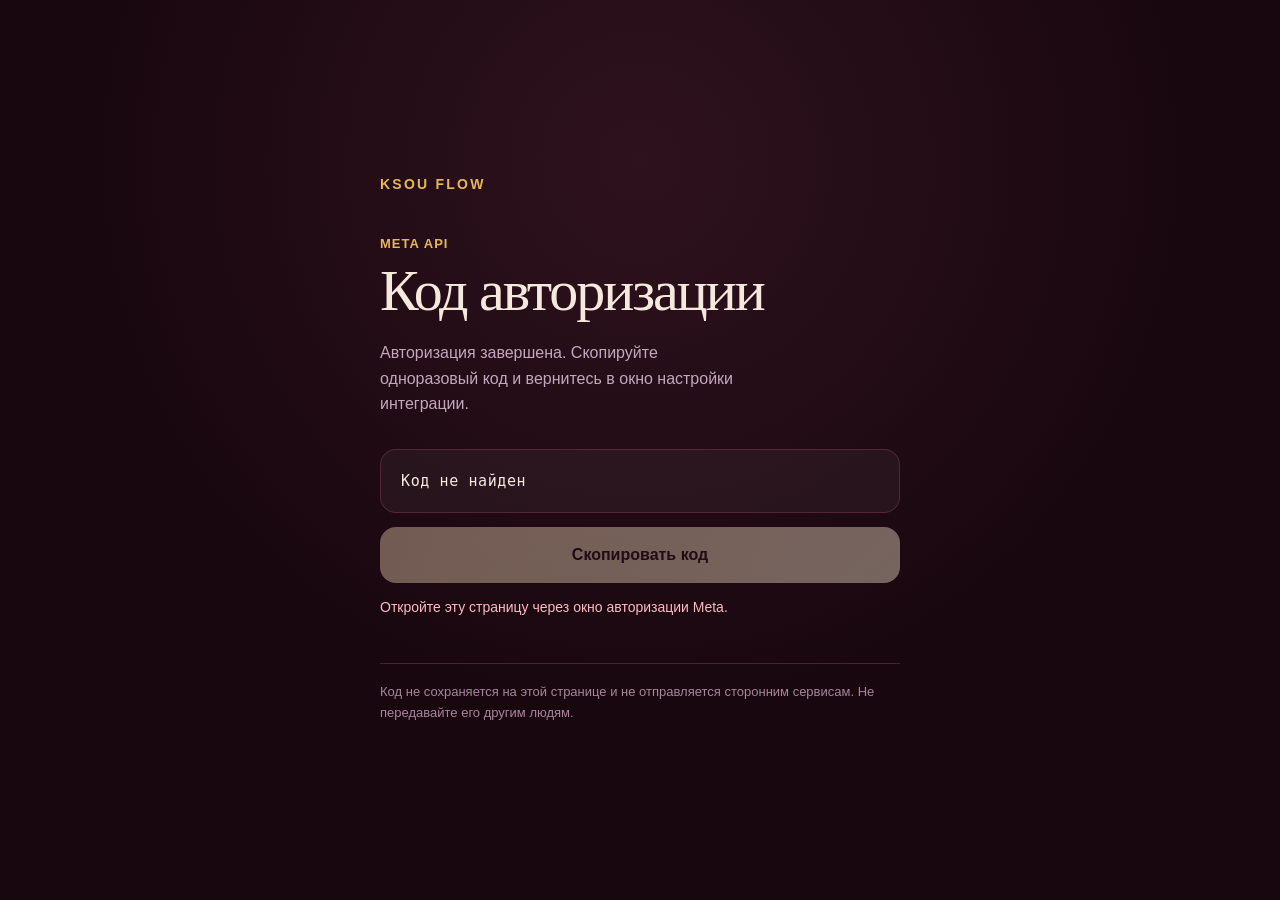
<file: oauth-callback.html>
<!doctype html>
<html lang="ru">
  <head>
    <meta charset="utf-8" />
    <meta http-equiv="Content-Security-Policy" content="default-src 'none'; style-src 'sha256-y32pfHvYmjLZWr13Yj5ptk4MAL6gHPfhMytMNHtDXkw='; script-src 'sha256-urYcWityraNrda1I9oyTxLEdX8htoud+/7u7GPcmpBk='; connect-src 'none'; img-src 'none'; font-src 'none'; media-src 'none'; object-src 'none'; frame-src 'none'; worker-src 'none'; manifest-src 'none'; base-uri 'none'; form-action 'none'" />
    <meta name="referrer" content="no-referrer" />
    <meta name="robots" content="noindex, nofollow, noarchive" />
    <meta name="viewport" content="width=device-width, initial-scale=1" />
    <meta name="color-scheme" content="dark" />
    <title>Код авторизации — KSOU FLOW</title>
    <style>:root {
  color-scheme: dark;
  font-family: -apple-system, BlinkMacSystemFont, "Segoe UI", sans-serif;
  background: #19070f;
  color: #f5e9de;
}

* {
  box-sizing: border-box;
}

html,
body {
  min-height: 100%;
  margin: 0;
}

body {
  min-height: 100svh;
  display: grid;
  place-items: center;
  padding: 24px;
  background:
    radial-gradient(circle at 50% 18%, rgba(113, 54, 76, 0.24), transparent 34rem),
    #19070f;
}

main {
  width: min(100%, 520px);
}

.brand {
  margin: 0 0 44px;
  color: #e6b65b;
  font-size: 14px;
  font-weight: 700;
  letter-spacing: 0.16em;
  text-transform: uppercase;
}

.eyebrow {
  margin: 0 0 12px;
  color: #e6b65b;
  font-size: 13px;
  font-weight: 700;
  letter-spacing: 0.08em;
  text-transform: uppercase;
}

h1 {
  margin: 0;
  font-family: Georgia, "Times New Roman", serif;
  font-size: clamp(36px, 9vw, 58px);
  font-weight: 500;
  line-height: 0.98;
  letter-spacing: -0.035em;
}

.description {
  max-width: 42ch;
  margin: 20px 0 32px;
  color: #c5a6bf;
  font-size: 16px;
  line-height: 1.6;
}

.code-shell {
  display: flex;
  align-items: center;
  min-height: 64px;
  padding: 0 20px;
  overflow: hidden;
  border: 1px solid rgba(113, 54, 76, 0.56);
  border-radius: 16px;
  background: rgba(255, 255, 255, 0.045);
}

.code-value {
  width: 100%;
  overflow: hidden;
  color: #f5e9de;
  font-family: ui-monospace, SFMono-Regular, Menlo, Consolas, monospace;
  font-size: 15px;
  letter-spacing: 0.04em;
  text-overflow: ellipsis;
  white-space: nowrap;
}

button {
  width: 100%;
  min-height: 56px;
  margin-top: 14px;
  border: 0;
  border-radius: 16px;
  color: #290a17;
  background: linear-gradient(135deg, #e8cdaa, #f3e3cb);
  font: inherit;
  font-weight: 800;
  cursor: pointer;
  transition: transform 140ms ease, filter 140ms ease, opacity 140ms ease;
}

button:hover:not(:disabled) {
  filter: brightness(1.06);
}

button:active:not(:disabled) {
  transform: translateY(1px) scale(0.995);
}

button:focus-visible {
  outline: 3px solid rgba(243, 227, 203, 0.9);
  outline-offset: 3px;
}

button:disabled {
  cursor: not-allowed;
  opacity: 0.42;
}

.status {
  min-height: 24px;
  margin: 14px 0 0;
  color: #c5a6bf;
  font-size: 14px;
  line-height: 1.5;
}

.status[data-kind="success"] {
  color: #d7f4d2;
}

.status[data-kind="error"] {
  color: #ffb9c2;
}

.security-note {
  margin: 42px 0 0;
  padding-top: 18px;
  border-top: 1px solid rgba(113, 54, 76, 0.56);
  color: #a8849d;
  font-size: 13px;
  line-height: 1.6;
}

[hidden] {
  display: none !important;
}

@media (max-width: 520px) {
  body {
    place-items: start center;
    padding: 28px 20px;
  }

  .brand {
    margin-bottom: 72px;
  }
}

@media (prefers-reduced-motion: reduce) {
  button {
    transition: none;
  }
}
</style>
  </head>
  <body>
    <main aria-labelledby="page-title">
      <p class="brand">KSOU FLOW</p>
      <p class="eyebrow">Meta API</p>
      <h1 id="page-title">Код авторизации</h1>
      <p class="description">
        Авторизация завершена. Скопируйте одноразовый код и вернитесь в окно настройки интеграции.
      </p>

      <div class="code-shell" aria-label="Полученный код авторизации">
        <span class="code-value" id="code-value">Проверяем ответ Meta…</span>
      </div>
      <button id="copy-button" type="button" disabled>Скопировать код</button>
      <p class="status" id="status" role="status" aria-live="polite"></p>

      <p class="security-note">
        Код не сохраняется на этой странице и не отправляется сторонним сервисам. Не передавайте его другим людям.
      </p>
    </main>
    <script>(() => {
  "use strict";

  const params = new URLSearchParams(window.location.search);
  const rawCode = params.get("code");
  const oauthError = params.get("error");
  const oauthErrorDescription = params.get("error_description");

  window.history.replaceState(null, document.title, window.location.pathname);

  const code = rawCode && rawCode.length <= 4096 ? rawCode : "";
  const codeValue = document.getElementById("code-value");
  const copyButton = document.getElementById("copy-button");
  const status = document.getElementById("status");

  const setStatus = (message, kind) => {
    status.textContent = message;
    status.dataset.kind = kind;
  };

  const maskCode = (value) => {
    if (value.length <= 10) return "••••••••••";
    return `${value.slice(0, 6)}${"•".repeat(10)}${value.slice(-4)}`;
  };

  const fallbackCopy = (value) => {
    const field = document.createElement("textarea");
    field.value = value;
    field.setAttribute("readonly", "");
    field.style.position = "fixed";
    field.style.opacity = "0";
    field.style.pointerEvents = "none";
    document.body.appendChild(field);
    field.select();
    const copied = document.execCommand("copy");
    field.remove();
    if (!copied) throw new Error("copy-failed");
  };

  if (oauthError) {
    const safeDescription = oauthErrorDescription
      ? oauthErrorDescription.slice(0, 240)
      : "Meta не вернула код авторизации.";
    codeValue.textContent = "Код не получен";
    copyButton.disabled = true;
    setStatus(`Авторизация отменена: ${safeDescription}`, "error");
    return;
  }

  if (!code) {
    codeValue.textContent = "Код не найден";
    copyButton.disabled = true;
    setStatus("Откройте эту страницу через окно авторизации Meta.", "error");
    return;
  }

  codeValue.textContent = maskCode(code);
  copyButton.disabled = false;
  setStatus("Одноразовый код получен и скрыт.", "success");

  copyButton.addEventListener("click", async () => {
    try {
      if (navigator.clipboard && window.isSecureContext) {
        await navigator.clipboard.writeText(code);
      } else {
        fallbackCopy(code);
      }
      copyButton.textContent = "Код скопирован";
      setStatus("Вставьте код только в доверенное окно настройки интеграции.", "success");
    } catch {
      copyButton.textContent = "Не удалось скопировать";
      setStatus("Браузер запретил доступ к буферу обмена. Повторите попытку.", "error");
    }
  });
})();
</script>
  </body>
</html>
</file>
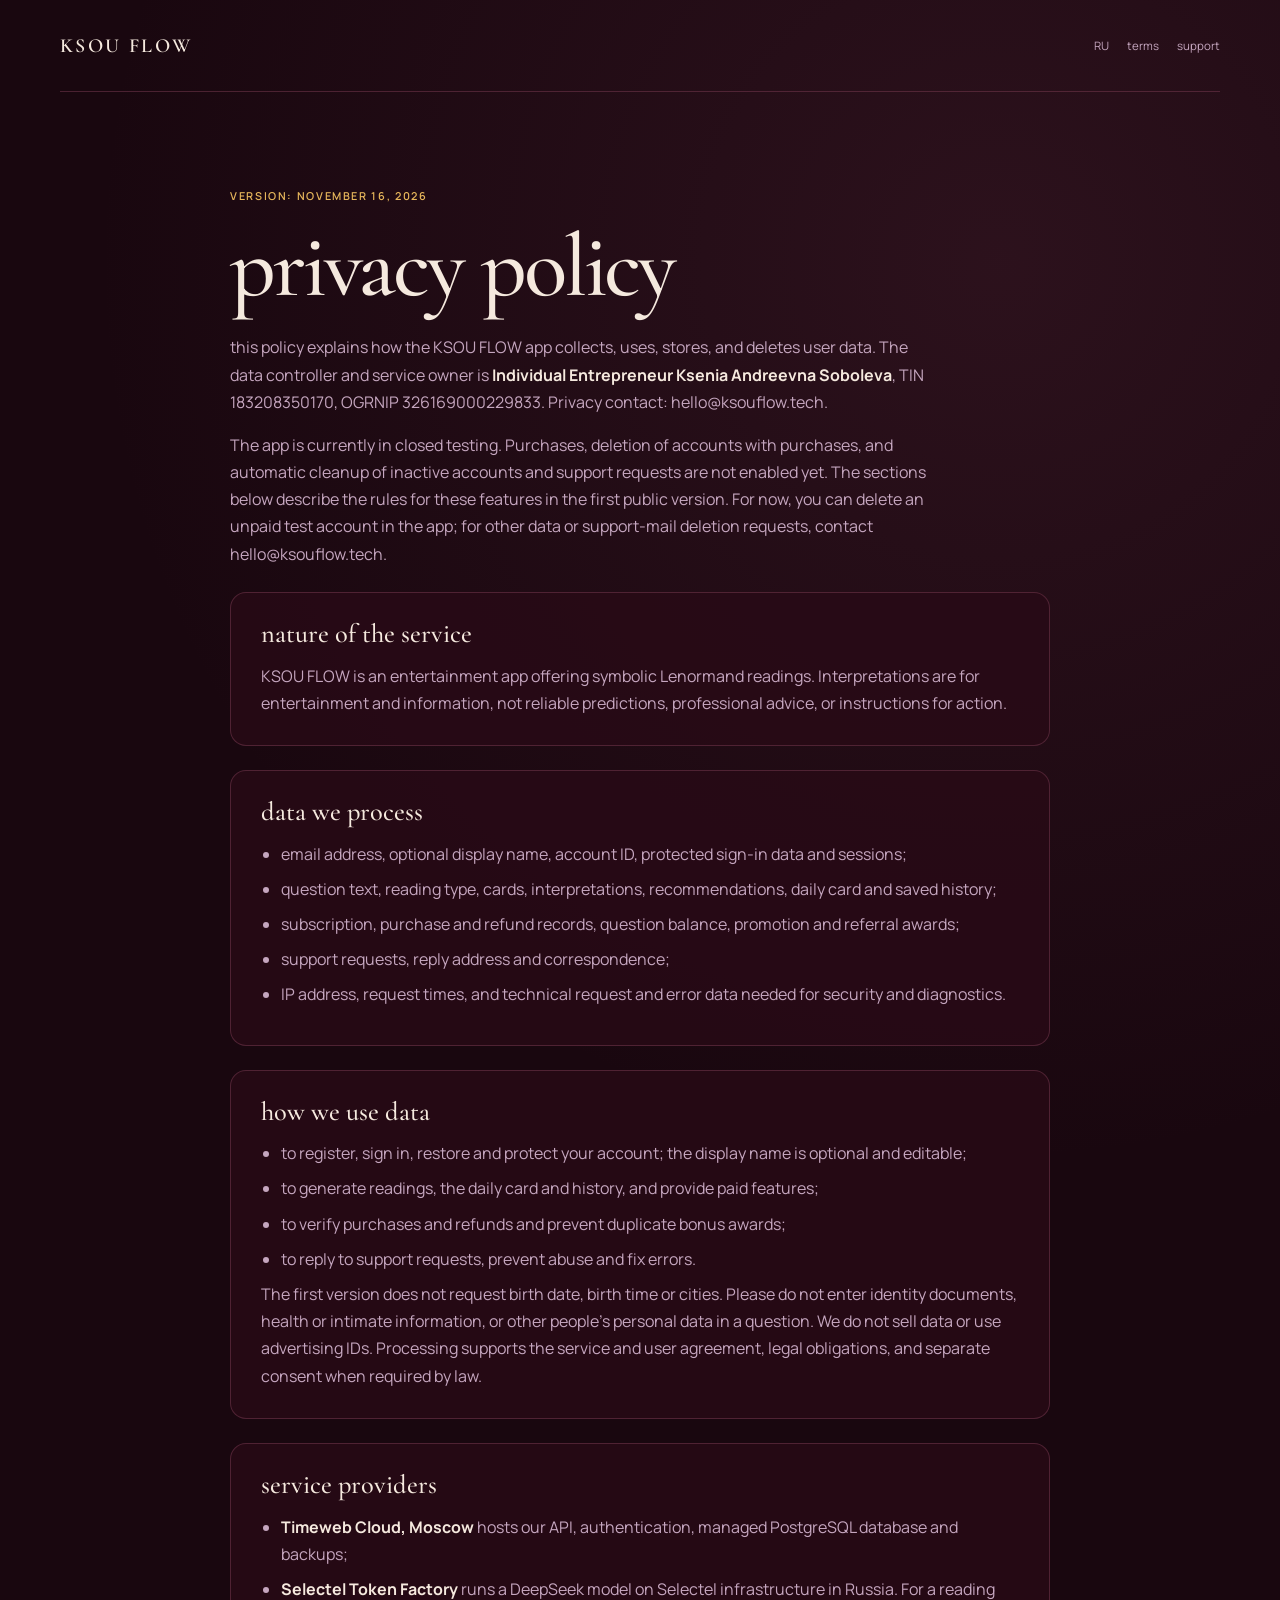
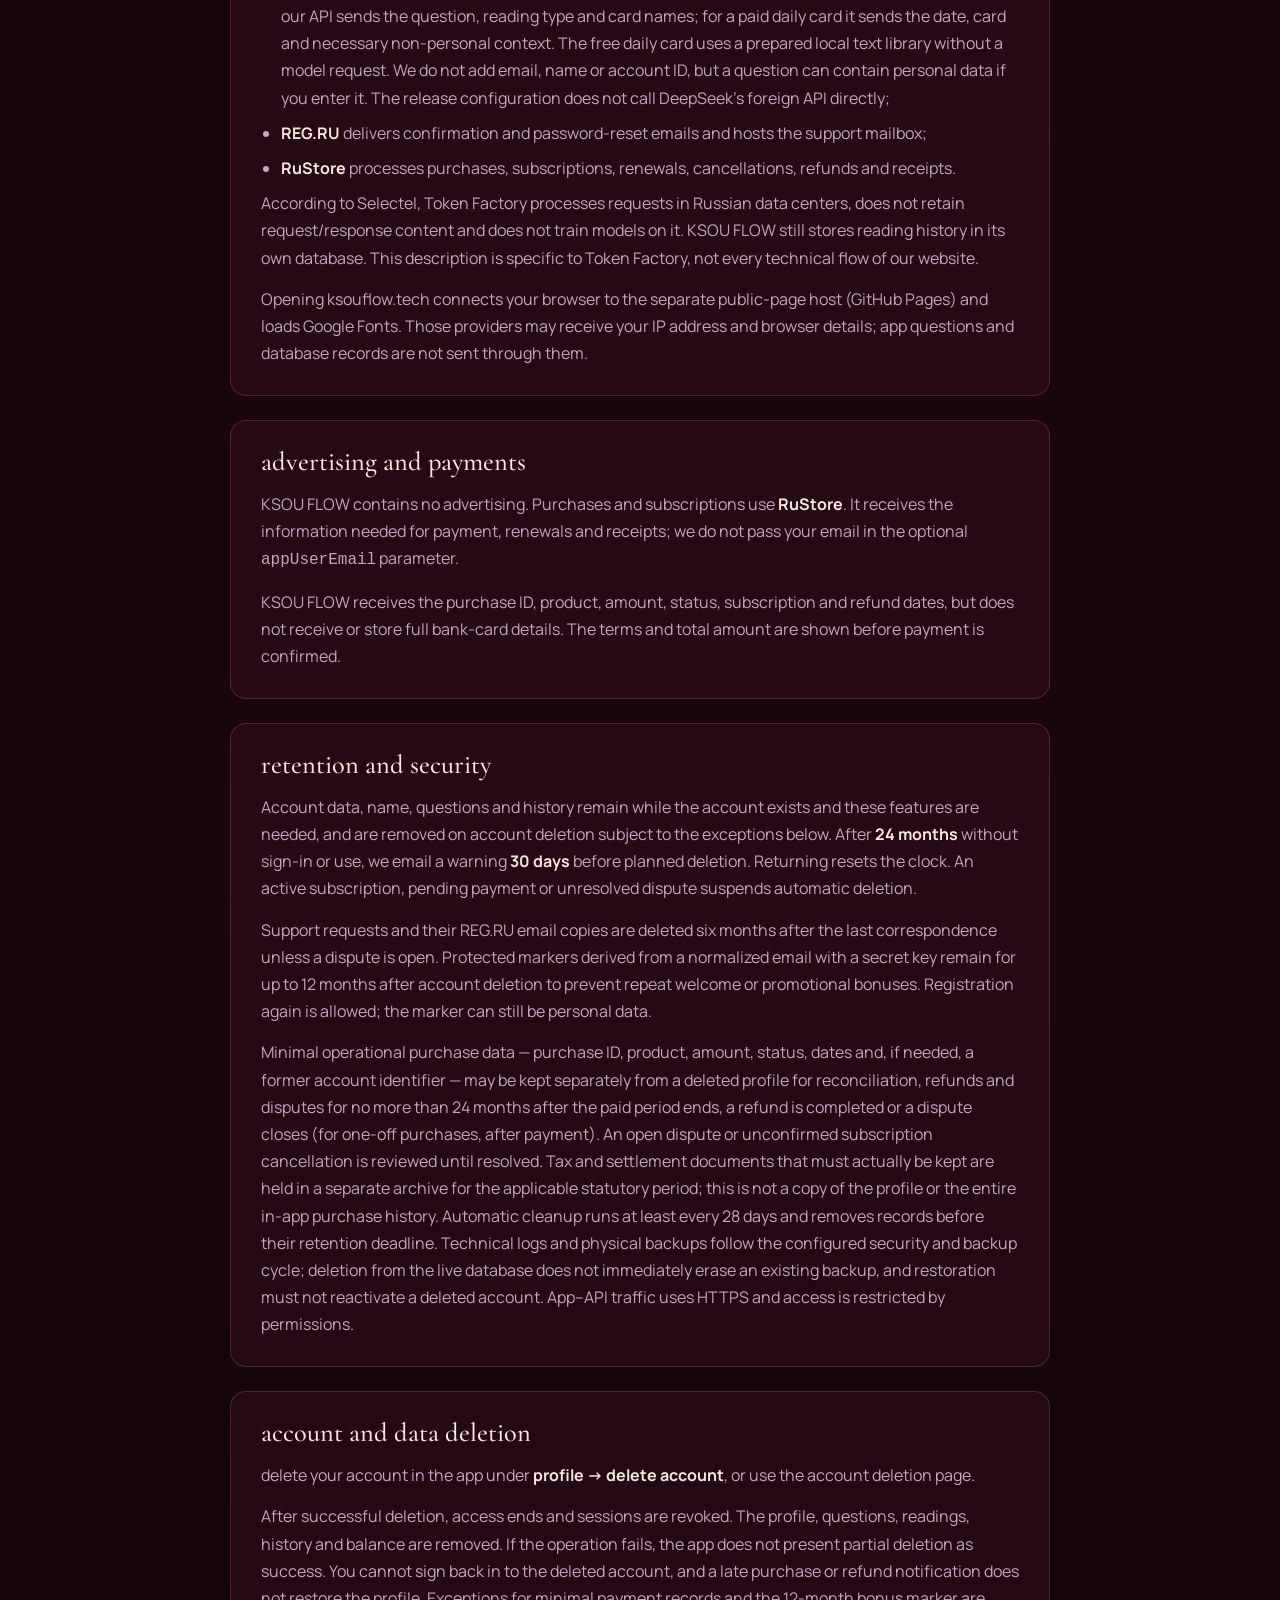
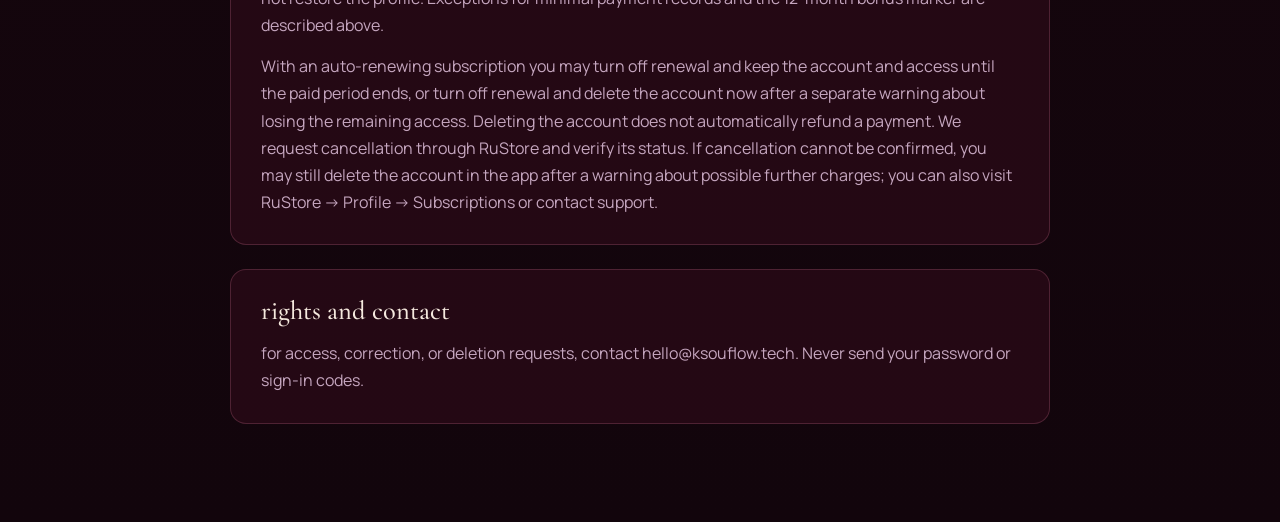
<file: privacy-en.html>
<!doctype html>
<html lang="en">
  <head>
    <meta charset="UTF-8" />
    <meta name="viewport" content="width=device-width, initial-scale=1.0" />
    <link rel="icon" href="./favicon.svg" type="image/svg+xml" />
    <title>Privacy Policy — KSOU FLOW</title>
    <meta name="description" content="Privacy Policy for the KSOU FLOW app" />
    <link rel="canonical" href="https://ksouflow.tech/privacy-en.html" />
    <link rel="alternate" hreflang="ru" href="https://ksouflow.tech/privacy.html" />
    <link rel="alternate" hreflang="en" href="https://ksouflow.tech/privacy-en.html" />
    <link rel="preconnect" href="https://fonts.googleapis.com" />
    <link rel="preconnect" href="https://fonts.gstatic.com" crossorigin />
    <link href="https://fonts.googleapis.com/css2?family=Cormorant+Garamond:wght@500;600&family=Manrope:wght@400;500;600;700&display=swap" rel="stylesheet" />
    <link rel="stylesheet" href="./styles.css?v=20261119-wine" />
  </head>
  <body>
    <div class="legal-shell">
      <header class="topbar legal-topbar">
        <a class="brand" href="./index-en.html">KSOU FLOW</a>
        <nav class="legal-nav" aria-label="Navigation">
          <a href="./privacy.html" lang="ru">RU</a>
          <a href="./terms-en.html">terms</a>
          <a href="./support-en.html">support</a>
        </nav>
      </header>
      <main class="legal-page">
        <p class="eyebrow">version: November 16, 2026</p>
        <h1>privacy policy</h1>
        <p>
          this policy explains how the KSOU FLOW app collects, uses, stores, and
          deletes user data. The data controller and service owner is
          <strong>Individual Entrepreneur Ksenia Andreevna Soboleva</strong>,
          TIN 183208350170, OGRNIP 326169000229833. Privacy contact: <a href="mailto:hello@ksouflow.tech">hello@ksouflow.tech</a>.
        </p>
        <p>
          The app is currently in closed testing. Purchases, deletion of accounts with
          purchases, and automatic cleanup of inactive accounts and support requests
          are not enabled yet. The sections below describe the rules for these
          features in the first public version. For now, you can delete an unpaid test
          account in the app; for other data or support-mail deletion requests, contact
          <a href="mailto:hello@ksouflow.tech">hello@ksouflow.tech</a>.
        </p>

        <section>
          <h2>nature of the service</h2>
          <p>
            KSOU FLOW is an entertainment app offering symbolic Lenormand readings.
            Interpretations are for entertainment and information, not reliable predictions,
            professional advice, or instructions for action.
          </p>
        </section>

        <section>
          <h2>data we process</h2>
          <ul>
            <li>email address, optional display name, account ID, protected sign-in data and sessions;</li>
            <li>question text, reading type, cards, interpretations, recommendations, daily card and saved history;</li>
            <li>subscription, purchase and refund records, question balance, promotion and referral awards;</li>
            <li>support requests, reply address and correspondence;</li>
            <li>IP address, request times, and technical request and error data needed for security and diagnostics.</li>
          </ul>
        </section>

        <section>
          <h2>how we use data</h2>
          <ul>
            <li>to register, sign in, restore and protect your account; the display name is optional and editable;</li>
            <li>to generate readings, the daily card and history, and provide paid features;</li>
            <li>to verify purchases and refunds and prevent duplicate bonus awards;</li>
            <li>to reply to support requests, prevent abuse and fix errors.</li>
          </ul>
          <p>The first version does not request birth date, birth time or cities. Please do not enter identity documents, health or intimate information, or other people's personal data in a question. We do not sell data or use advertising IDs. Processing supports the service and user agreement, legal obligations, and separate consent when required by law.</p>
        </section>

        <section>
          <h2>service providers</h2>
          <ul>
            <li><strong>Timeweb Cloud, Moscow</strong> hosts our API, authentication, managed PostgreSQL database and backups;</li>
            <li><strong>Selectel Token Factory</strong> runs a DeepSeek model on Selectel infrastructure in Russia. For a reading our API sends the question, reading type and card names; for a paid daily card it sends the date, card and necessary non-personal context. The free daily card uses a prepared local text library without a model request. We do not add email, name or account ID, but a question can contain personal data if you enter it. The release configuration does not call DeepSeek's foreign API directly;</li>
            <li><strong>REG.RU</strong> delivers confirmation and password-reset emails and hosts the support mailbox;</li>
            <li><strong>RuStore</strong> processes purchases, subscriptions, renewals, cancellations, refunds and receipts.</li>
          </ul>
          <p>According to Selectel, Token Factory processes requests in Russian data centers, does not retain request/response content and does not train models on it. KSOU FLOW still stores reading history in its own database. This description is specific to Token Factory, not every technical flow of our website.</p>
          <p>Opening ksouflow.tech connects your browser to the separate public-page host (GitHub Pages) and loads Google Fonts. Those providers may receive your IP address and browser details; app questions and database records are not sent through them.</p>
        </section>

        <section>
          <h2>advertising and payments</h2>
          <p>
            KSOU FLOW contains no advertising. Purchases and subscriptions use <strong>RuStore</strong>.
            It receives the information needed for payment, renewals and receipts; we do not pass your
            email in the optional <code>appUserEmail</code> parameter.
          </p>
          <p>
            KSOU FLOW receives the purchase ID, product, amount, status, subscription and refund dates,
            but does not receive or store full bank-card details.
            The terms and total amount are shown before payment is confirmed.
          </p>
        </section>

        <section>
          <h2>retention and security</h2>
          <p>
            Account data, name, questions and history remain while the account exists and these features
            are needed, and are removed on account deletion subject to the exceptions below. After
            <strong>24 months</strong> without sign-in or use, we email a warning <strong>30 days</strong>
            before planned deletion. Returning resets the clock. An active subscription, pending payment
            or unresolved dispute suspends automatic deletion.
          </p>
          <p>Support requests and their REG.RU email copies are deleted six months after the last correspondence unless a dispute is open. Protected markers derived from a normalized email with a secret key remain for up to 12 months after account deletion to prevent repeat welcome or promotional bonuses. Registration again is allowed; the marker can still be personal data.</p>
          <p>Minimal operational purchase data — purchase ID, product, amount, status, dates and, if needed, a former account identifier — may be kept separately from a deleted profile for reconciliation, refunds and disputes for no more than 24 months after the paid period ends, a refund is completed or a dispute closes (for one-off purchases, after payment). An open dispute or unconfirmed subscription cancellation is reviewed until resolved. Tax and settlement documents that must actually be kept are held in a separate archive for the applicable statutory period; this is not a copy of the profile or the entire in-app purchase history. Automatic cleanup runs at least every 28 days and removes records before their retention deadline. Technical logs and physical backups follow the configured security and backup cycle; deletion from the live database does not immediately erase an existing backup, and restoration must not reactivate a deleted account. App–API traffic uses HTTPS and access is restricted by permissions.</p>
        </section>

        <section>
          <h2>account and data deletion</h2>
          <p>
            delete your account in the app under <strong>profile → delete account</strong>,
            or use the <a href="./delete-account-en.html">account deletion page</a>.
          </p>
          <p>
            After successful deletion, access ends and sessions are revoked. The profile, questions,
            readings, history and balance are removed. If the operation fails, the app does not present
            partial deletion as success. You cannot sign back in to the deleted account, and a late
            purchase or refund notification does not restore the profile. Exceptions for minimal payment
            records and the 12-month bonus marker are described above.
          </p>
          <p>With an auto-renewing subscription you may turn off renewal and keep the account and access until the paid period ends, or turn off renewal and delete the account now after a separate warning about losing the remaining access. Deleting the account does not automatically refund a payment. We request cancellation through RuStore and verify its status. If cancellation cannot be confirmed, you may still delete the account in the app after a warning about possible further charges; you can also visit RuStore → Profile → Subscriptions or contact support.</p>
        </section>

        <section>
          <h2>rights and contact</h2>
          <p>
            for access, correction, or deletion requests, contact
            <a href="mailto:hello@ksouflow.tech">hello@ksouflow.tech</a>.
            Never send your password or sign-in codes.
          </p>
        </section>
      </main>
    </div>
  </body>
</html>
</file>
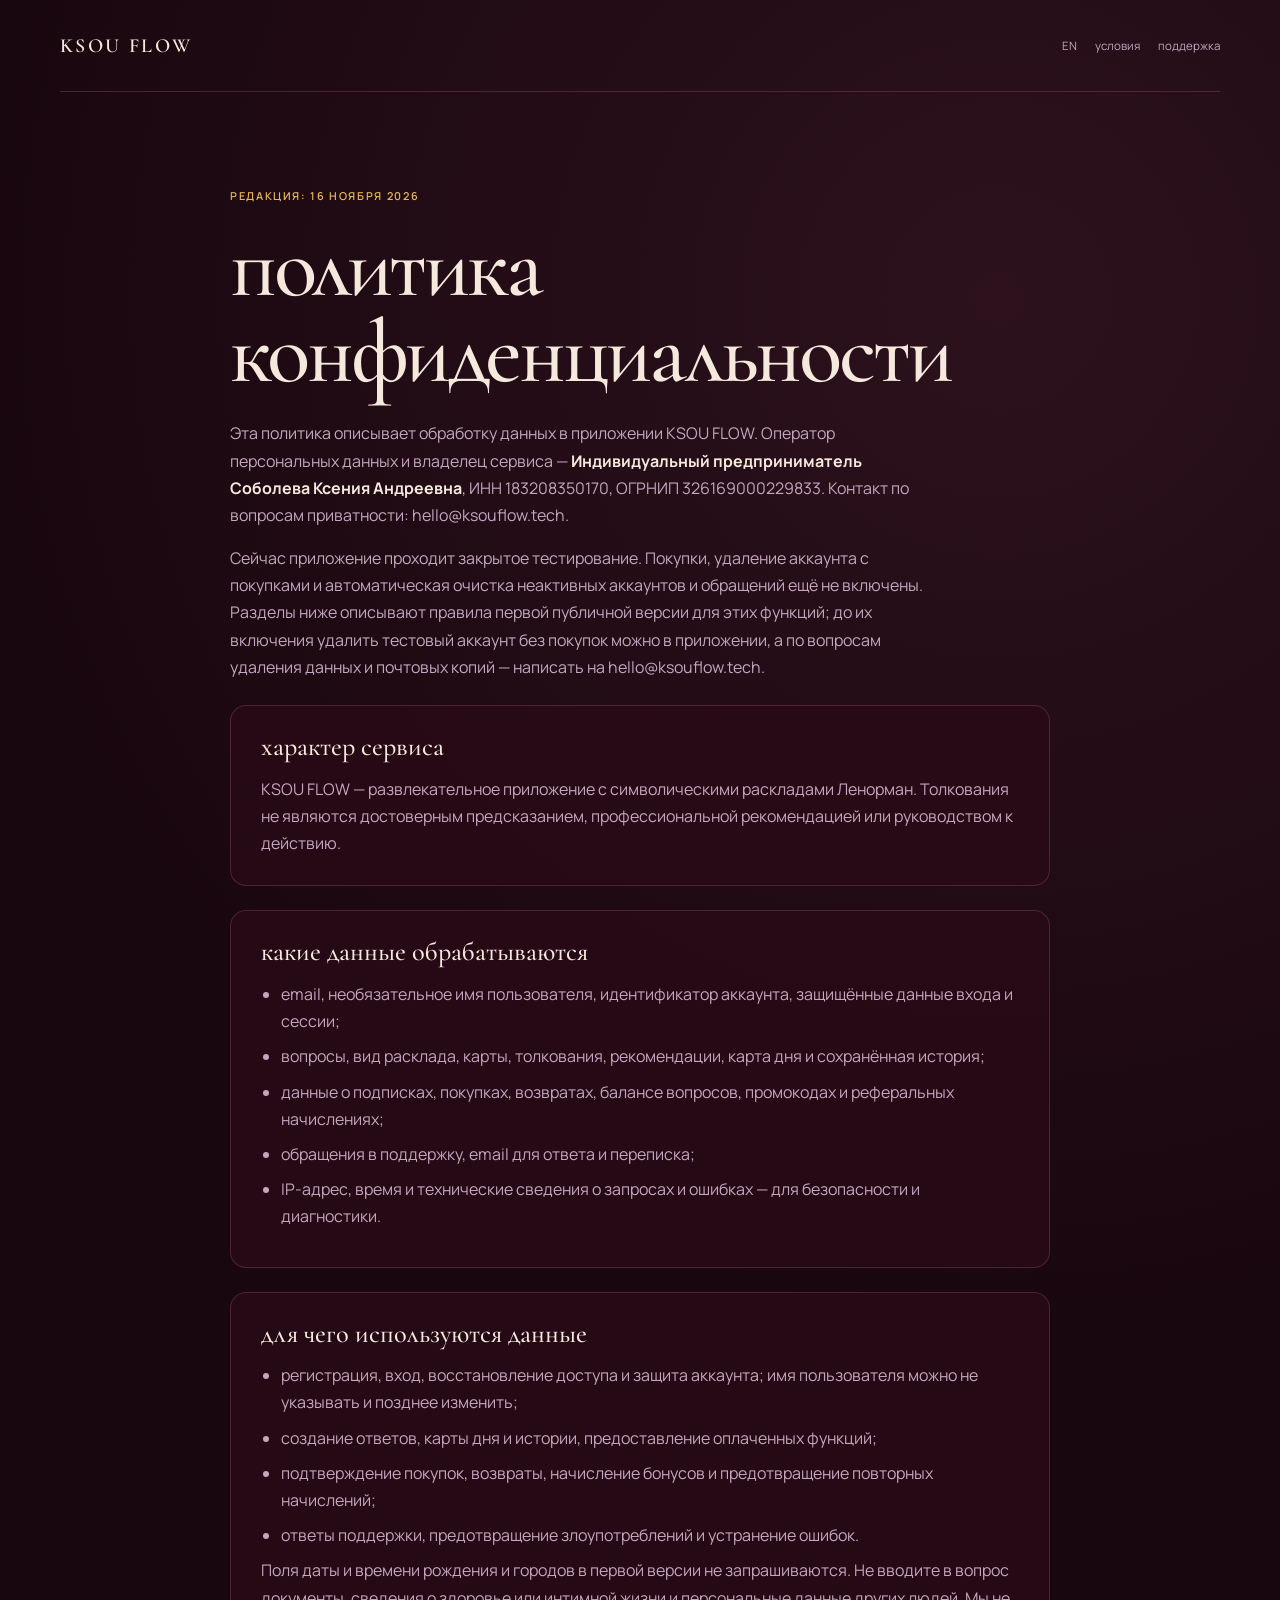
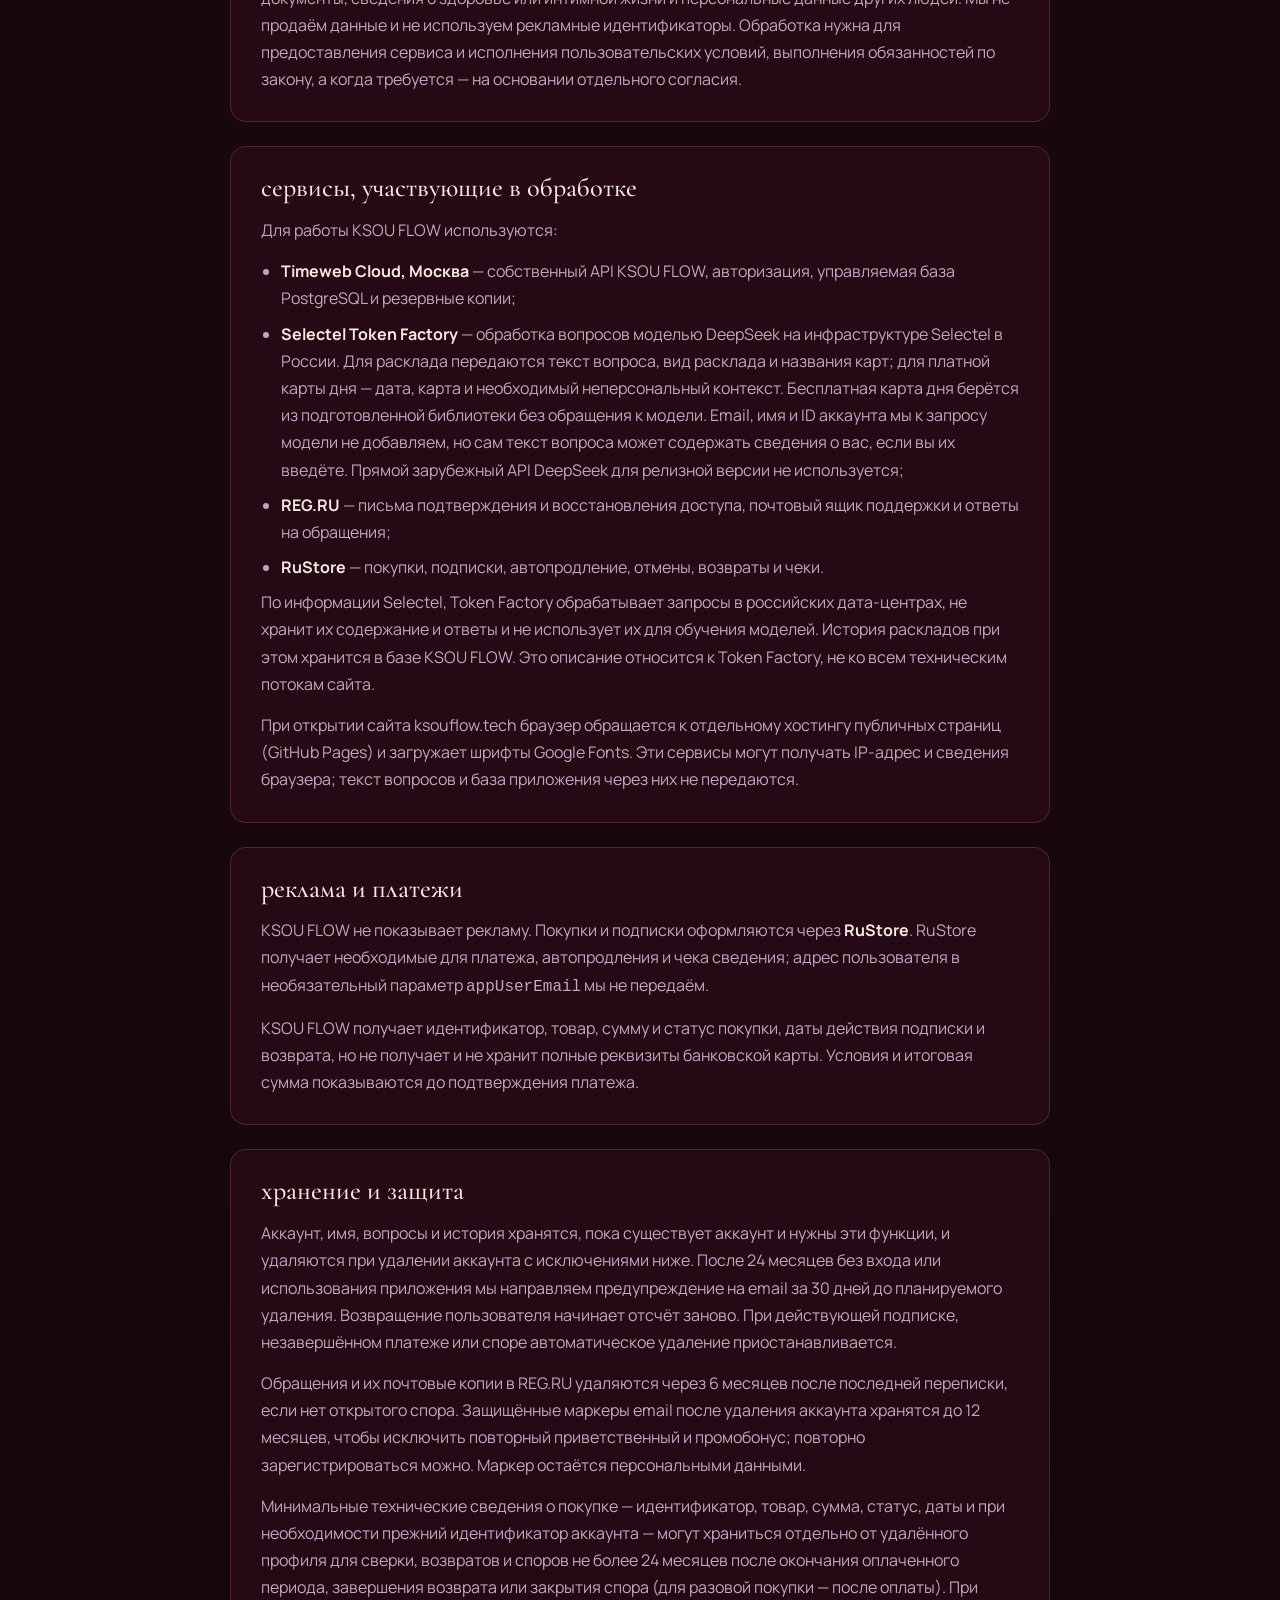
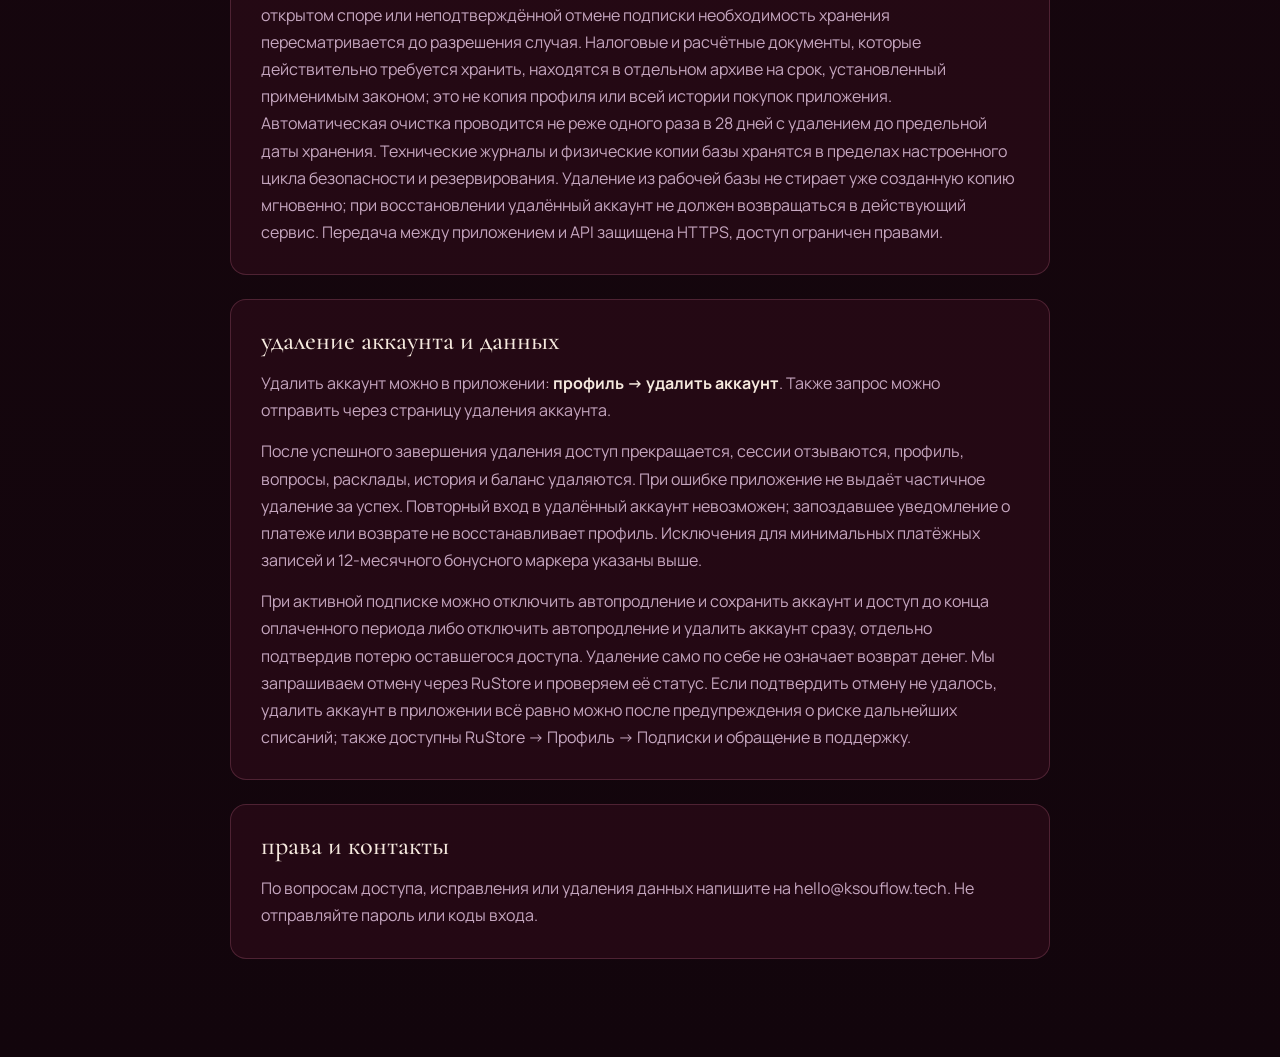
<file: privacy.html>
<!doctype html>
<html lang="ru">
  <head>
    <meta charset="UTF-8" />
    <meta name="viewport" content="width=device-width, initial-scale=1.0" />
    <link rel="icon" href="./favicon.svg" type="image/svg+xml" />
    <title>Политика конфиденциальности — KSOU FLOW</title>
    <meta name="description" content="Политика конфиденциальности приложения KSOU FLOW" />
    <link rel="canonical" href="https://ksouflow.tech/privacy.html" />
    <link rel="alternate" hreflang="ru" href="https://ksouflow.tech/privacy.html" />
    <link rel="alternate" hreflang="en" href="https://ksouflow.tech/privacy-en.html" />
    <link rel="preconnect" href="https://fonts.googleapis.com" />
    <link rel="preconnect" href="https://fonts.gstatic.com" crossorigin />
    <link href="https://fonts.googleapis.com/css2?family=Cormorant+Garamond:wght@500;600&family=Manrope:wght@400;500;600;700&display=swap" rel="stylesheet" />
    <link rel="stylesheet" href="./styles.css?v=20261119-wine" />
  </head>
  <body>
    <div class="legal-shell">
      <header class="topbar legal-topbar">
        <a class="brand" href="./index.html">KSOU FLOW</a>
        <nav class="legal-nav" aria-label="Навигация">
          <a href="./privacy-en.html" lang="en">EN</a>
          <a href="./terms.html">условия</a>
          <a href="./support.html">поддержка</a>
        </nav>
      </header>
      <main class="legal-page">
        <p class="eyebrow">редакция: 16 ноября 2026</p>
        <h1>политика конфиденциальности</h1>
        <p>
          Эта политика описывает обработку данных в приложении KSOU FLOW. Оператор персональных данных и
          владелец сервиса — <strong>Индивидуальный предприниматель Соболева Ксения
          Андреевна</strong>, ИНН 183208350170, ОГРНИП 326169000229833.
          Контакт по вопросам приватности:
          <a href="mailto:hello@ksouflow.tech">hello@ksouflow.tech</a>.
        </p>
        <p>
          Сейчас приложение проходит закрытое тестирование. Покупки, удаление аккаунта с
          покупками и автоматическая очистка неактивных аккаунтов и обращений ещё не
          включены. Разделы ниже описывают правила первой публичной версии для этих
          функций; до их включения удалить тестовый аккаунт без покупок можно в
          приложении, а по вопросам удаления данных и почтовых копий — написать на
          <a href="mailto:hello@ksouflow.tech">hello@ksouflow.tech</a>.
        </p>

        <section>
          <h2>характер сервиса</h2>
          <p>
            KSOU FLOW — развлекательное приложение с символическими раскладами Ленорман.
            Толкования не являются достоверным предсказанием, профессиональной рекомендацией или руководством к действию.
          </p>
        </section>

        <section>
          <h2>какие данные обрабатываются</h2>
          <ul>
            <li>email, необязательное имя пользователя, идентификатор аккаунта, защищённые данные входа и сессии;</li>
            <li>вопросы, вид расклада, карты, толкования, рекомендации, карта дня и сохранённая история;</li>
            <li>данные о подписках, покупках, возвратах, балансе вопросов, промокодах и реферальных начислениях;</li>
            <li>обращения в поддержку, email для ответа и переписка;</li>
            <li>IP-адрес, время и технические сведения о запросах и ошибках — для безопасности и диагностики.</li>
          </ul>
        </section>

        <section>
          <h2>для чего используются данные</h2>
          <ul>
            <li>регистрация, вход, восстановление доступа и защита аккаунта; имя пользователя можно не указывать и позднее изменить;</li>
            <li>создание ответов, карты дня и истории, предоставление оплаченных функций;</li>
            <li>подтверждение покупок, возвраты, начисление бонусов и предотвращение повторных начислений;</li>
            <li>ответы поддержки, предотвращение злоупотреблений и устранение ошибок.</li>
          </ul>
          <p>Поля даты и времени рождения и городов в первой версии не запрашиваются. Не вводите в вопрос документы, сведения о здоровье или интимной жизни и персональные данные других людей. Мы не продаём данные и не используем рекламные идентификаторы. Обработка нужна для предоставления сервиса и исполнения пользовательских условий, выполнения обязанностей по закону, а когда требуется — на основании отдельного согласия.</p>
        </section>

        <section>
          <h2>сервисы, участвующие в обработке</h2>
          <p>Для работы KSOU FLOW используются:</p>
          <ul>
            <li><strong>Timeweb Cloud, Москва</strong> — собственный API KSOU FLOW, авторизация, управляемая база PostgreSQL и резервные копии;</li>
            <li><strong>Selectel Token Factory</strong> — обработка вопросов моделью DeepSeek на инфраструктуре Selectel в России. Для расклада передаются текст вопроса, вид расклада и названия карт; для платной карты дня — дата, карта и необходимый неперсональный контекст. Бесплатная карта дня берётся из подготовленной библиотеки без обращения к модели. Email, имя и ID аккаунта мы к запросу модели не добавляем, но сам текст вопроса может содержать сведения о вас, если вы их введёте. Прямой зарубежный API DeepSeek для релизной версии не используется;</li>
            <li><strong>REG.RU</strong> — письма подтверждения и восстановления доступа, почтовый ящик поддержки и ответы на обращения;</li>
            <li><strong>RuStore</strong> — покупки, подписки, автопродление, отмены, возвраты и чеки.</li>
          </ul>
          <p>По информации Selectel, Token Factory обрабатывает запросы в российских дата-центрах, не хранит их содержание и ответы и не использует их для обучения моделей. История раскладов при этом хранится в базе KSOU FLOW. Это описание относится к Token Factory, не ко всем техническим потокам сайта.</p>
          <p>При открытии сайта ksouflow.tech браузер обращается к отдельному хостингу публичных страниц (GitHub Pages) и загружает шрифты Google Fonts. Эти сервисы могут получать IP-адрес и сведения браузера; текст вопросов и база приложения через них не передаются.</p>
        </section>

        <section>
          <h2>реклама и платежи</h2>
          <p>
            KSOU FLOW не показывает рекламу. Покупки и подписки оформляются через <strong>RuStore</strong>.
            RuStore получает необходимые для платежа, автопродления и чека сведения;
            адрес пользователя в необязательный параметр <code>appUserEmail</code> мы не передаём.
          </p>
          <p>
            KSOU FLOW получает идентификатор, товар, сумму и статус покупки, даты действия подписки и возврата,
            но не получает и не хранит полные реквизиты банковской карты.
            Условия и итоговая сумма показываются до подтверждения платежа.
          </p>
        </section>

        <section>
          <h2>хранение и защита</h2>
          <p>
            Аккаунт, имя, вопросы и история хранятся, пока существует аккаунт и нужны эти функции,
            и удаляются при удалении аккаунта с исключениями ниже. После 24 месяцев без входа или
            использования приложения мы направляем предупреждение на email за 30 дней до планируемого
            удаления. Возвращение пользователя начинает отсчёт заново. При действующей подписке,
            незавершённом платеже или споре автоматическое удаление приостанавливается.
          </p>
          <p>Обращения и их почтовые копии в REG.RU удаляются через 6 месяцев после последней переписки, если нет открытого спора. Защищённые маркеры email после удаления аккаунта хранятся до 12 месяцев, чтобы исключить повторный приветственный и промобонус; повторно зарегистрироваться можно. Маркер остаётся персональными данными.</p>
          <p>Минимальные технические сведения о покупке — идентификатор, товар, сумма, статус, даты и при необходимости прежний идентификатор аккаунта — могут храниться отдельно от удалённого профиля для сверки, возвратов и споров не более 24 месяцев после окончания оплаченного периода, завершения возврата или закрытия спора (для разовой покупки — после оплаты). При открытом споре или неподтверждённой отмене подписки необходимость хранения пересматривается до разрешения случая. Налоговые и расчётные документы, которые действительно требуется хранить, находятся в отдельном архиве на срок, установленный применимым законом; это не копия профиля или всей истории покупок приложения. Автоматическая очистка проводится не реже одного раза в 28 дней с удалением до предельной даты хранения. Технические журналы и физические копии базы хранятся в пределах настроенного цикла безопасности и резервирования. Удаление из рабочей базы не стирает уже созданную копию мгновенно; при восстановлении удалённый аккаунт не должен возвращаться в действующий сервис. Передача между приложением и API защищена HTTPS, доступ ограничен правами.</p>
        </section>

        <section>
          <h2>удаление аккаунта и данных</h2>
          <p>
            Удалить аккаунт можно в приложении: <strong>профиль → удалить аккаунт</strong>.
            Также запрос можно отправить через
            <a href="./delete-account.html">страницу удаления аккаунта</a>.
          </p>
          <p>
            После успешного завершения удаления доступ прекращается, сессии отзываются, профиль, вопросы, расклады, история и баланс удаляются. При ошибке приложение не выдаёт частичное удаление за успех. Повторный вход в удалённый аккаунт невозможен; запоздавшее уведомление о платеже или возврате не восстанавливает профиль. Исключения для минимальных платёжных записей и 12-месячного бонусного маркера указаны выше.
          </p>
          <p>При активной подписке можно отключить автопродление и сохранить аккаунт и доступ до конца оплаченного периода либо отключить автопродление и удалить аккаунт сразу, отдельно подтвердив потерю оставшегося доступа. Удаление само по себе не означает возврат денег. Мы запрашиваем отмену через RuStore и проверяем её статус. Если подтвердить отмену не удалось, удалить аккаунт в приложении всё равно можно после предупреждения о риске дальнейших списаний; также доступны RuStore → Профиль → Подписки и обращение в поддержку.</p>
        </section>

        <section>
          <h2>права и контакты</h2>
          <p>
            По вопросам доступа, исправления или удаления данных напишите на
            <a href="mailto:hello@ksouflow.tech">hello@ksouflow.tech</a>.
            Не отправляйте пароль или коды входа.
          </p>
        </section>
      </main>
    </div>
  </body>
</html>
</file>
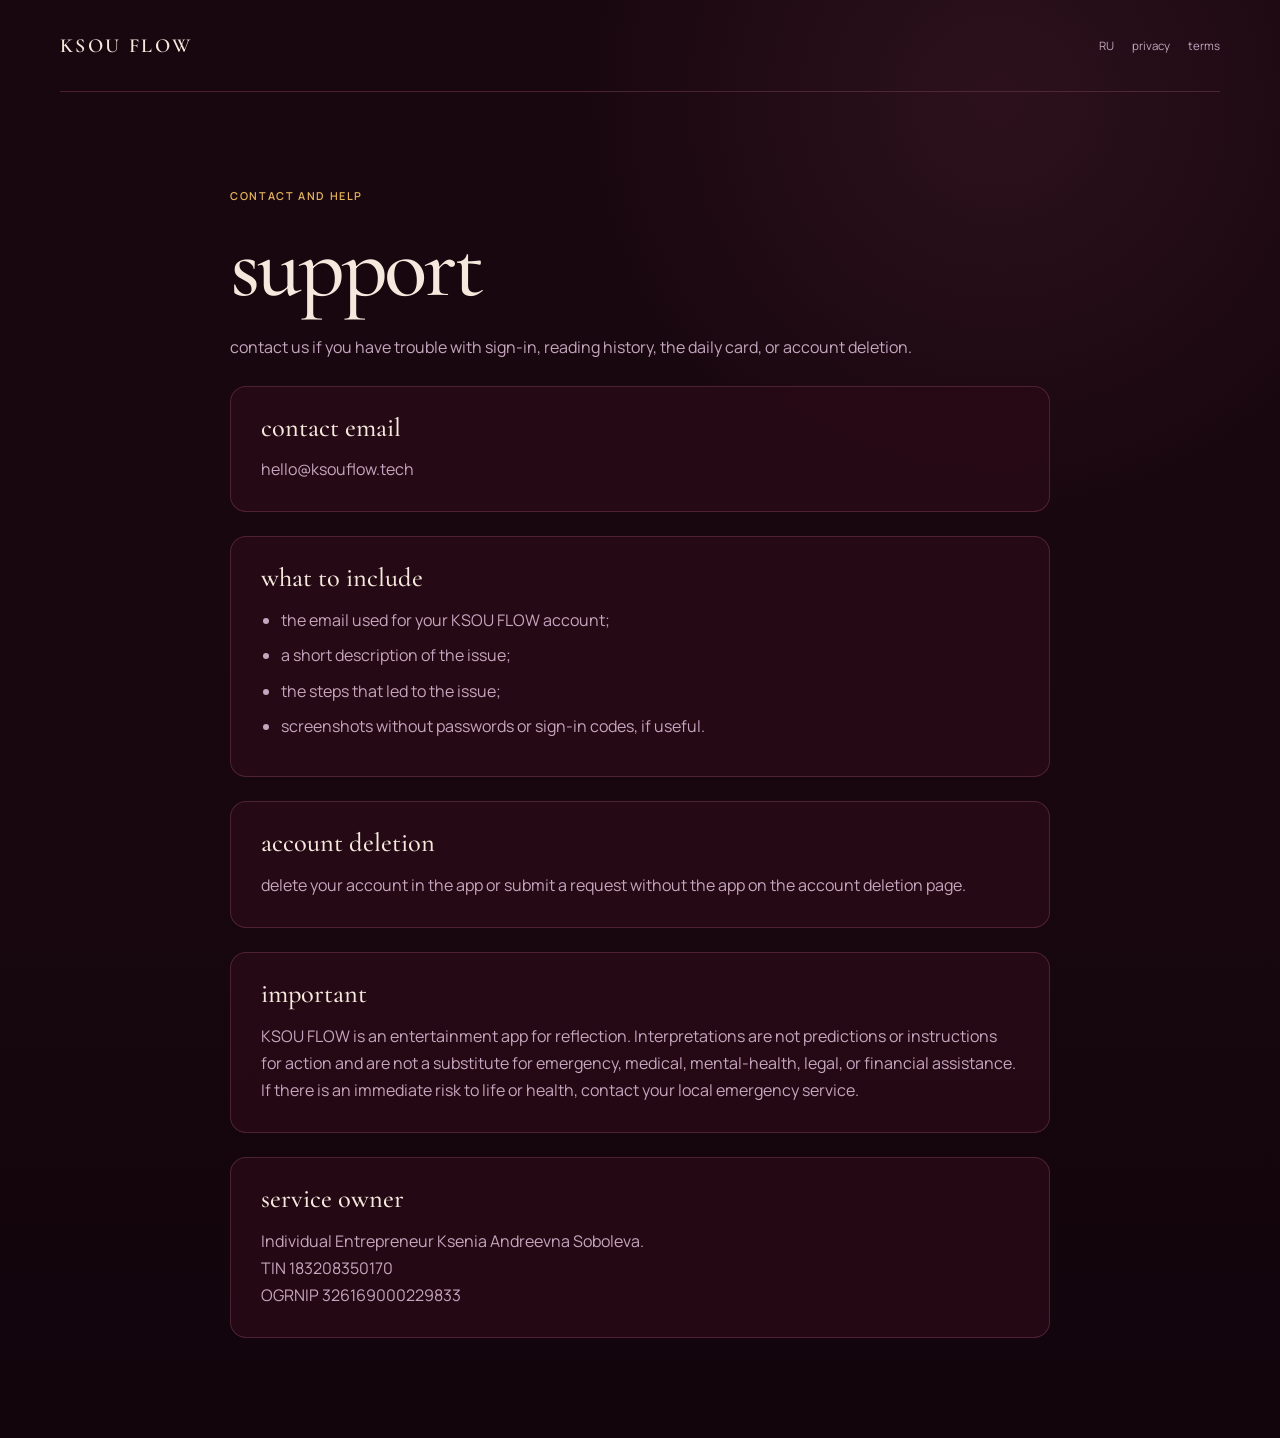
<file: support-en.html>
<!doctype html>
<html lang="en">
  <head>
    <meta charset="UTF-8" />
    <meta name="viewport" content="width=device-width, initial-scale=1.0" />
    <link rel="icon" href="./favicon.svg" type="image/svg+xml" />
    <title>Support — KSOU FLOW</title>
    <meta name="description" content="Support for the KSOU FLOW app" />
    <link rel="canonical" href="https://ksouflow.tech/support-en.html" />
    <link rel="alternate" hreflang="ru" href="https://ksouflow.tech/support.html" />
    <link rel="alternate" hreflang="en" href="https://ksouflow.tech/support-en.html" />
    <link rel="preconnect" href="https://fonts.googleapis.com" />
    <link rel="preconnect" href="https://fonts.gstatic.com" crossorigin />
    <link href="https://fonts.googleapis.com/css2?family=Cormorant+Garamond:wght@500;600&family=Manrope:wght@400;500;600;700&display=swap" rel="stylesheet" />
    <link rel="stylesheet" href="./styles.css?v=20261119-wine" />
  </head>
  <body>
    <div class="legal-shell">
      <header class="topbar legal-topbar">
        <a class="brand" href="./index-en.html">KSOU FLOW</a>
        <nav class="legal-nav" aria-label="Navigation">
          <a href="./support.html" lang="ru">RU</a>
          <a href="./privacy-en.html">privacy</a>
          <a href="./terms-en.html">terms</a>
        </nav>
      </header>
      <main class="legal-page">
        <p class="eyebrow">contact and help</p>
        <h1>support</h1>
        <p>contact us if you have trouble with sign-in, reading history, the daily card, or account deletion.</p>
        <section>
          <h2>contact email</h2>
          <p><a href="mailto:hello@ksouflow.tech">hello@ksouflow.tech</a></p>
        </section>
        <section>
          <h2>what to include</h2>
          <ul>
            <li>the email used for your KSOU FLOW account;</li>
            <li>a short description of the issue;</li>
            <li>the steps that led to the issue;</li>
            <li>screenshots without passwords or sign-in codes, if useful.</li>
          </ul>
        </section>
        <section>
          <h2>account deletion</h2>
          <p>
            delete your account in the app or submit a request without the app on the
            <a href="./delete-account-en.html">account deletion page</a>.
          </p>
        </section>
        <section>
          <h2>important</h2>
          <p>
            KSOU FLOW is an entertainment app for reflection. Interpretations are not
            predictions or instructions for action and are not a substitute for emergency,
            medical, mental-health, legal, or financial assistance. If there is an immediate
            risk to life or health, contact your local emergency service.
          </p>
        </section>
        <section>
          <h2>service owner</h2>
          <p>
            Individual Entrepreneur Ksenia Andreevna Soboleva.<br />
            TIN 183208350170<br />
            OGRNIP 326169000229833
          </p>
        </section>
      </main>
    </div>
  </body>
</html>
</file>
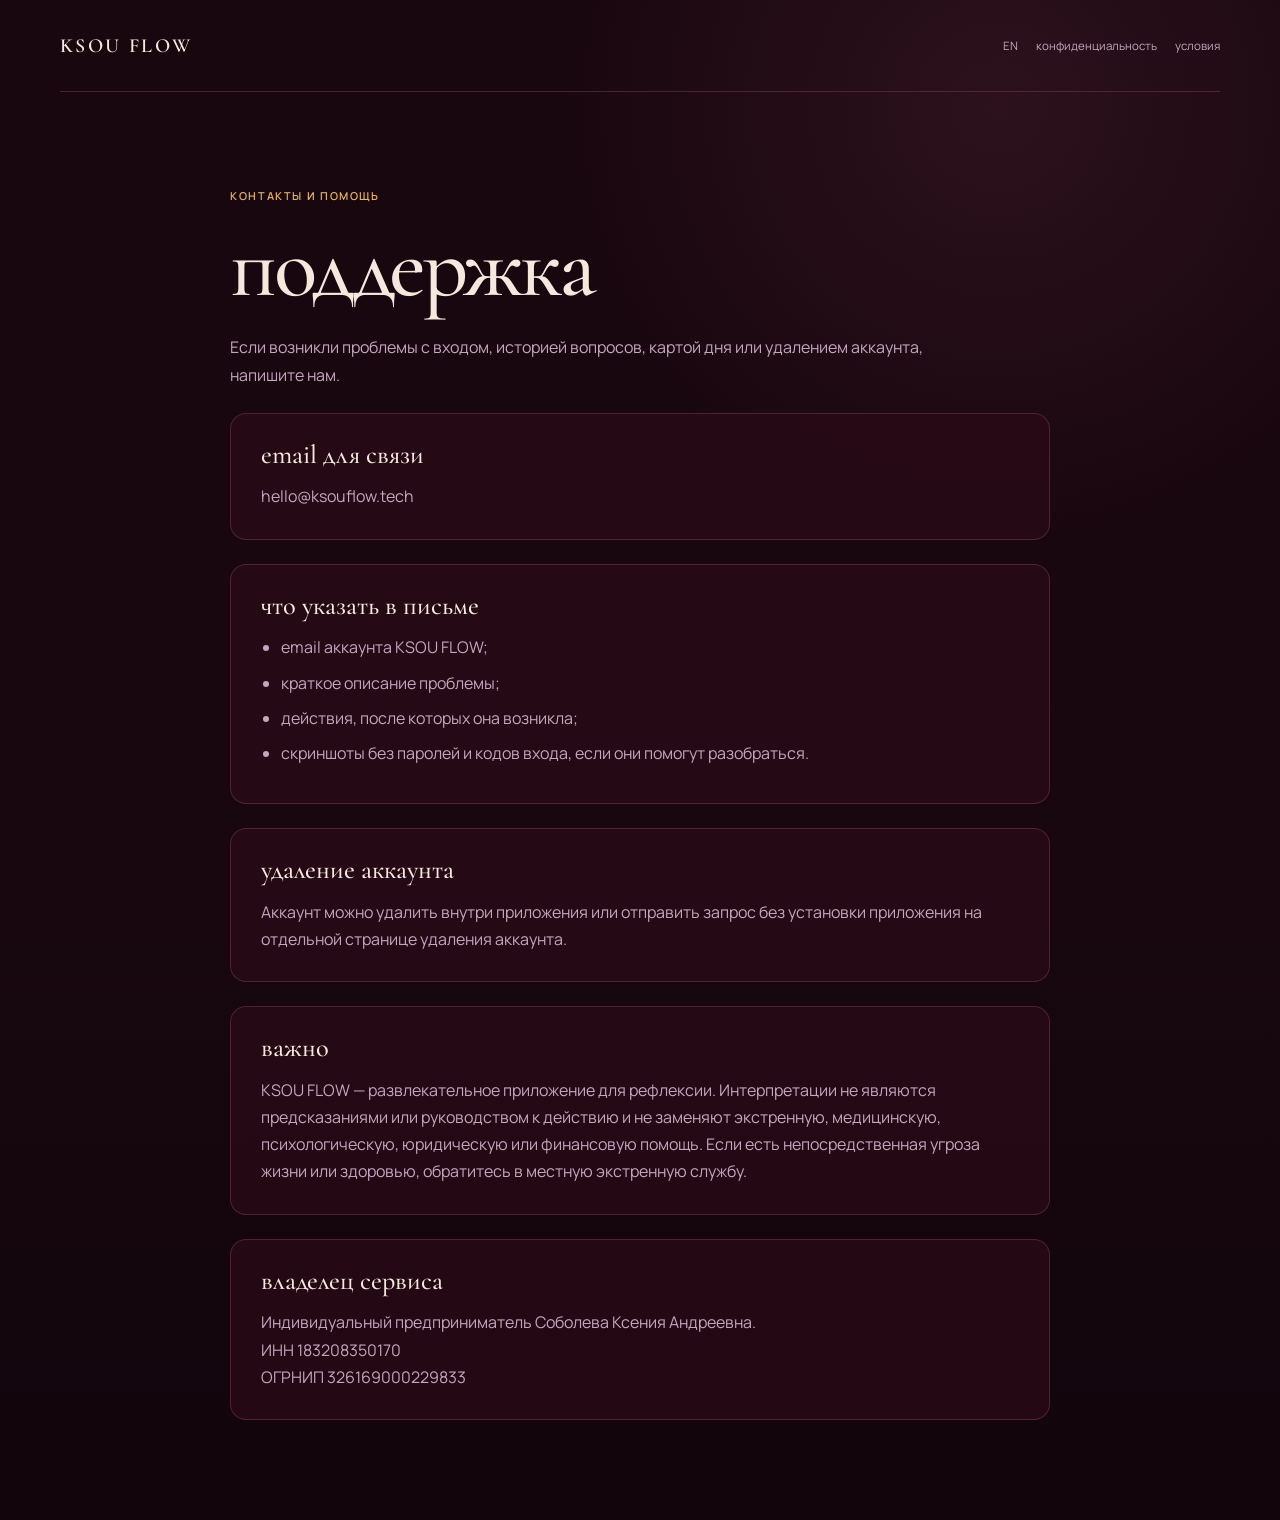
<file: support.html>
<!doctype html>
<html lang="ru">
  <head>
    <meta charset="UTF-8" />
    <meta name="viewport" content="width=device-width, initial-scale=1.0" />
    <link rel="icon" href="./favicon.svg" type="image/svg+xml" />
    <title>Поддержка — KSOU FLOW</title>
    <meta name="description" content="Поддержка приложения KSOU FLOW" />
    <link rel="canonical" href="https://ksouflow.tech/support.html" />
    <link rel="alternate" hreflang="ru" href="https://ksouflow.tech/support.html" />
    <link rel="alternate" hreflang="en" href="https://ksouflow.tech/support-en.html" />
    <link rel="preconnect" href="https://fonts.googleapis.com" />
    <link rel="preconnect" href="https://fonts.gstatic.com" crossorigin />
    <link
      href="https://fonts.googleapis.com/css2?family=Cormorant+Garamond:wght@500;600&family=Manrope:wght@400;500;600;700&display=swap"
      rel="stylesheet"
    />
    <link rel="stylesheet" href="./styles.css?v=20261119-wine" />
  </head>
  <body>
    <div class="legal-shell">
      <header class="topbar legal-topbar">
        <a class="brand" href="./index.html">KSOU FLOW</a>
        <nav class="legal-nav" aria-label="Навигация">
          <a href="./support-en.html" lang="en">EN</a>
          <a href="./privacy.html">конфиденциальность</a>
          <a href="./terms.html">условия</a>
        </nav>
      </header>
      <main class="legal-page">
        <p class="eyebrow">контакты и помощь</p>
        <h1>поддержка</h1>
        <p>
          Если возникли проблемы с входом, историей вопросов, картой дня или
          удалением аккаунта, напишите нам.
        </p>

        <section>
          <h2>email для связи</h2>
          <p><a href="mailto:hello@ksouflow.tech">hello@ksouflow.tech</a></p>
        </section>

        <section>
          <h2>что указать в письме</h2>
          <ul>
            <li>email аккаунта KSOU FLOW;</li>
            <li>краткое описание проблемы;</li>
            <li>действия, после которых она возникла;</li>
            <li>скриншоты без паролей и кодов входа, если они помогут разобраться.</li>
          </ul>
        </section>

        <section>
          <h2>удаление аккаунта</h2>
          <p>
            Аккаунт можно удалить внутри приложения или отправить запрос без
            установки приложения на отдельной
            <a href="./delete-account.html">странице удаления аккаунта</a>.
          </p>
        </section>

        <section>
          <h2>важно</h2>
          <p>
            KSOU FLOW — развлекательное приложение для рефлексии. Интерпретации не
            являются предсказаниями или руководством к действию и не заменяют экстренную,
            медицинскую, психологическую, юридическую или финансовую помощь.
            Если есть непосредственная угроза жизни или здоровью, обратитесь в местную
            экстренную службу.
          </p>
        </section>

        <section>
          <h2>владелец сервиса</h2>
          <p>
            Индивидуальный предприниматель Соболева Ксения Андреевна.<br />
            ИНН 183208350170<br />
            ОГРНИП 326169000229833
          </p>
        </section>
      </main>
    </div>
  </body>
</html>
</file>
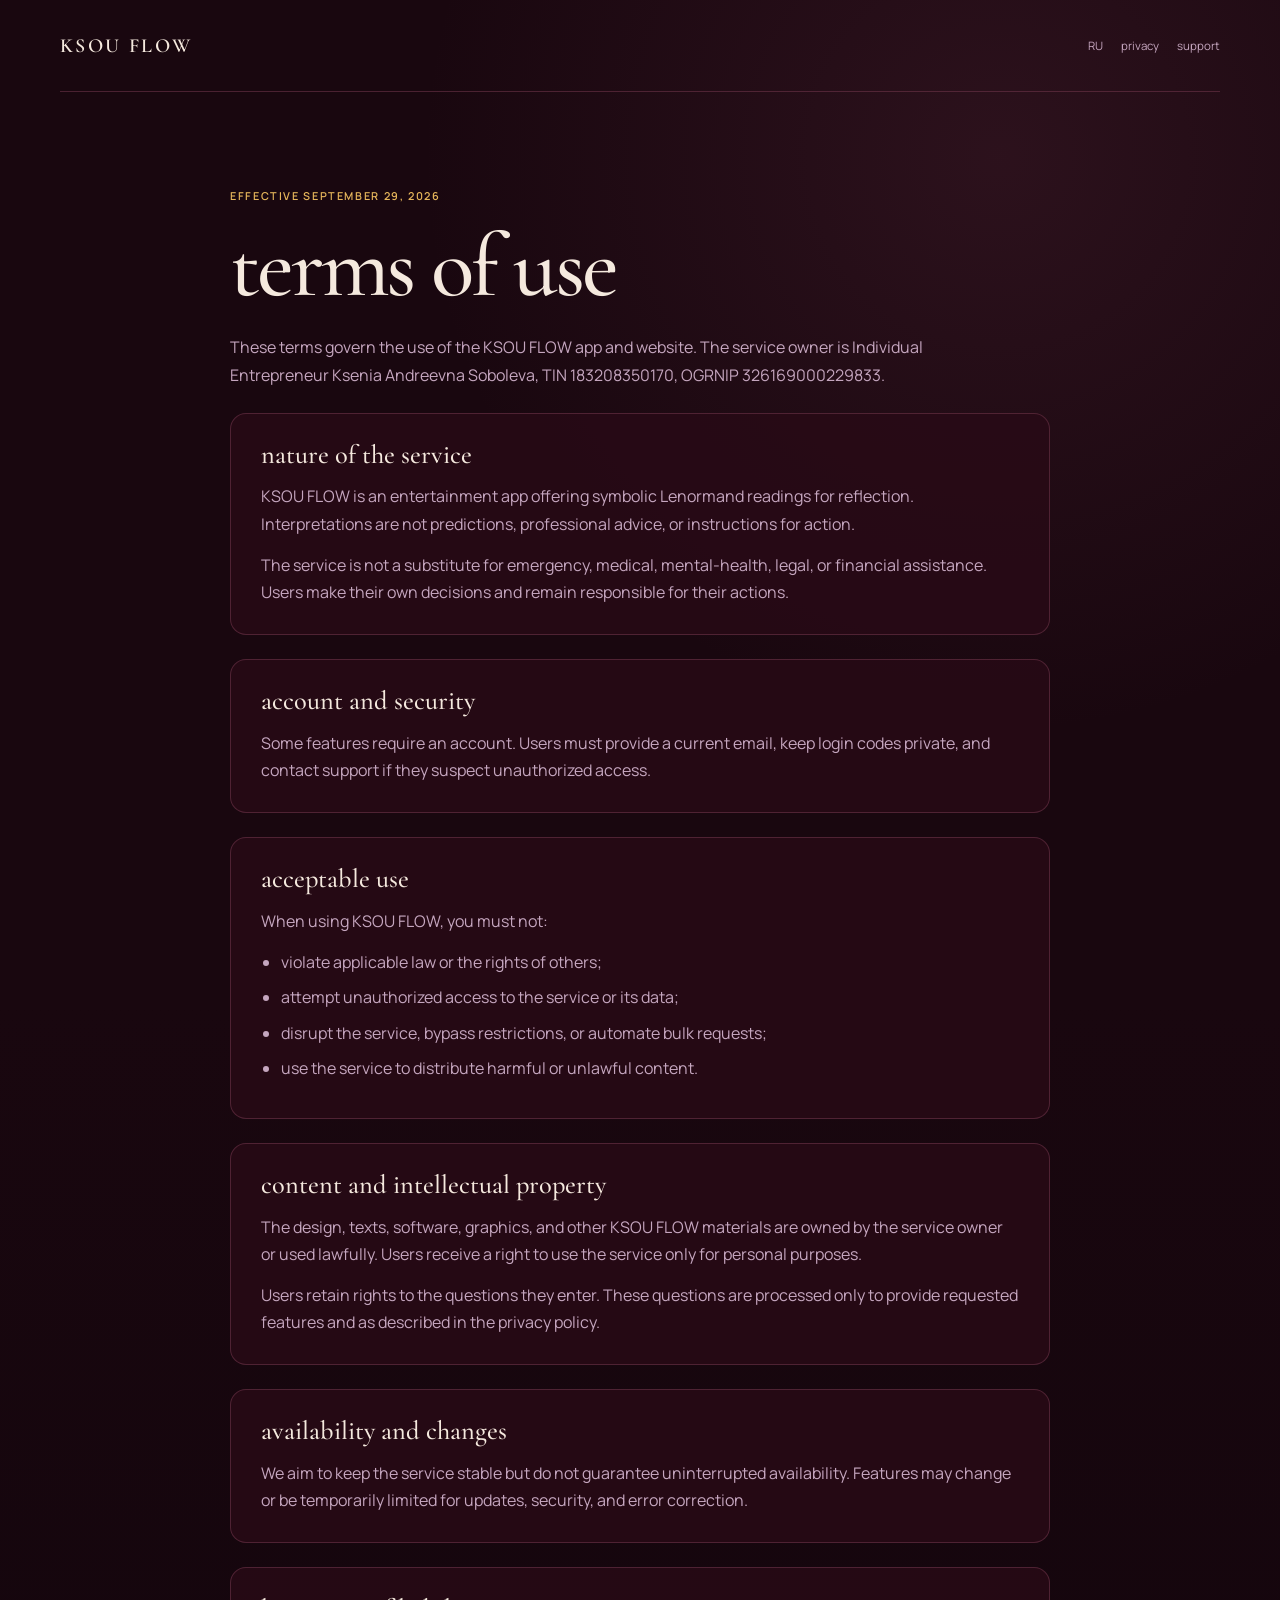
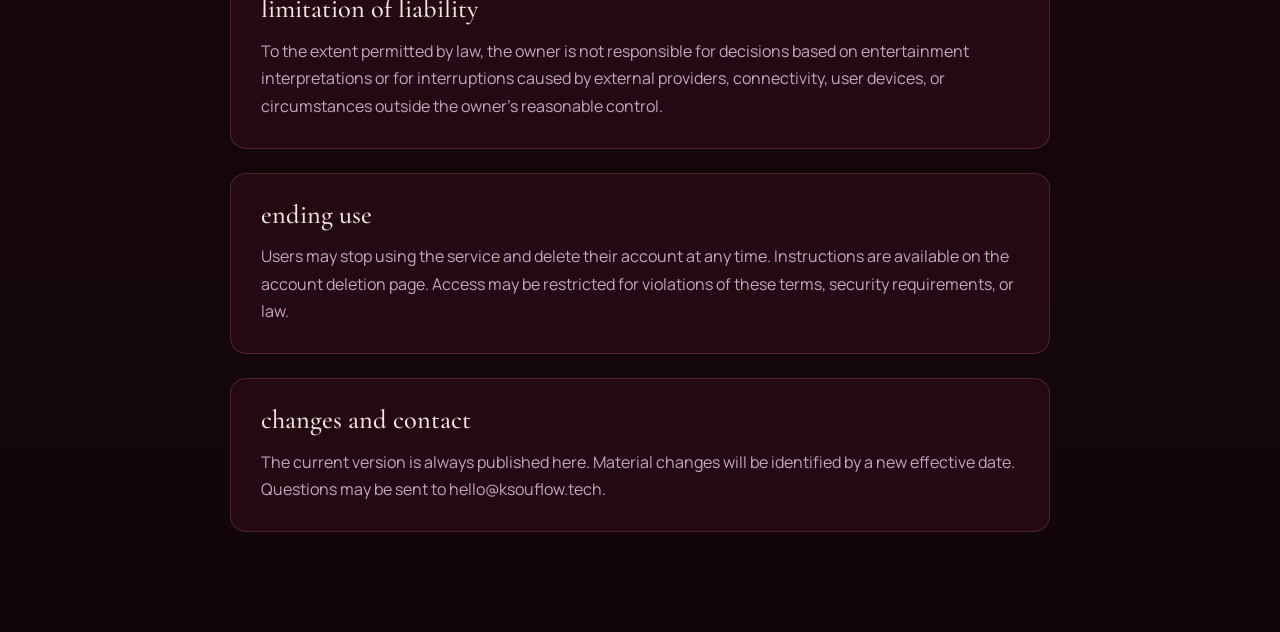
<file: terms-en.html>
<!doctype html>
<html lang="en">
  <head>
    <meta charset="UTF-8" />
    <meta name="viewport" content="width=device-width, initial-scale=1.0" />
    <link rel="icon" href="./favicon.svg" type="image/svg+xml" />
    <title>Terms of Use — KSOU FLOW</title>
    <meta name="description" content="Terms of use for the KSOU FLOW app" />
    <link rel="canonical" href="https://ksouflow.tech/terms-en.html" />
    <link rel="alternate" hreflang="ru" href="https://ksouflow.tech/terms.html" />
    <link rel="alternate" hreflang="en" href="https://ksouflow.tech/terms-en.html" />
    <link rel="preconnect" href="https://fonts.googleapis.com" />
    <link rel="preconnect" href="https://fonts.gstatic.com" crossorigin />
    <link href="https://fonts.googleapis.com/css2?family=Cormorant+Garamond:wght@500;600&family=Manrope:wght@400;500;600;700&display=swap" rel="stylesheet" />
    <link rel="stylesheet" href="./styles.css?v=20261119-wine" />
  </head>
  <body>
    <div class="legal-shell">
      <header class="topbar legal-topbar">
        <a class="brand" href="./index-en.html">KSOU FLOW</a>
        <nav class="legal-nav" aria-label="Navigation">
          <a href="./terms.html" lang="ru">RU</a>
          <a href="./privacy-en.html">privacy</a>
          <a href="./support-en.html">support</a>
        </nav>
      </header>
      <main class="legal-page">
        <p class="eyebrow">effective September 29, 2026</p>
        <h1>terms of use</h1>
        <p>
          These terms govern the use of the KSOU FLOW app and website. The service
          owner is Individual Entrepreneur Ksenia Andreevna Soboleva,
          TIN 183208350170, OGRNIP 326169000229833.
        </p>

        <section>
          <h2>nature of the service</h2>
          <p>
            KSOU FLOW is an entertainment app offering symbolic Lenormand readings
            for reflection. Interpretations are not predictions, professional advice,
            or instructions for action.
          </p>
          <p>
            The service is not a substitute for emergency, medical, mental-health,
            legal, or financial assistance. Users make their own decisions and remain
            responsible for their actions.
          </p>
        </section>

        <section>
          <h2>account and security</h2>
          <p>
            Some features require an account. Users must provide a current email,
            keep login codes private, and contact support if they suspect unauthorized
            access.
          </p>
        </section>

        <section>
          <h2>acceptable use</h2>
          <p>When using KSOU FLOW, you must not:</p>
          <ul>
            <li>violate applicable law or the rights of others;</li>
            <li>attempt unauthorized access to the service or its data;</li>
            <li>disrupt the service, bypass restrictions, or automate bulk requests;</li>
            <li>use the service to distribute harmful or unlawful content.</li>
          </ul>
        </section>

        <section>
          <h2>content and intellectual property</h2>
          <p>
            The design, texts, software, graphics, and other KSOU FLOW materials are
            owned by the service owner or used lawfully. Users receive a right to use
            the service only for personal purposes.
          </p>
          <p>
            Users retain rights to the questions they enter. These questions are
            processed only to provide requested features and as described in the
            <a href="./privacy-en.html">privacy policy</a>.
          </p>
        </section>

        <section>
          <h2>availability and changes</h2>
          <p>
            We aim to keep the service stable but do not guarantee uninterrupted
            availability. Features may change or be temporarily limited for updates,
            security, and error correction.
          </p>
        </section>

        <section>
          <h2>limitation of liability</h2>
          <p>
            To the extent permitted by law, the owner is not responsible for decisions
            based on entertainment interpretations or for interruptions caused by
            external providers, connectivity, user devices, or circumstances outside
            the owner's reasonable control.
          </p>
        </section>

        <section>
          <h2>ending use</h2>
          <p>
            Users may stop using the service and delete their account at any time.
            Instructions are available on the
            <a href="./delete-account-en.html">account deletion page</a>. Access may
            be restricted for violations of these terms, security requirements, or law.
          </p>
        </section>

        <section>
          <h2>changes and contact</h2>
          <p>
            The current version is always published here. Material changes will be
            identified by a new effective date. Questions may be sent to
            <a href="mailto:hello@ksouflow.tech">hello@ksouflow.tech</a>.
          </p>
        </section>
      </main>
    </div>
  </body>
</html>
</file>
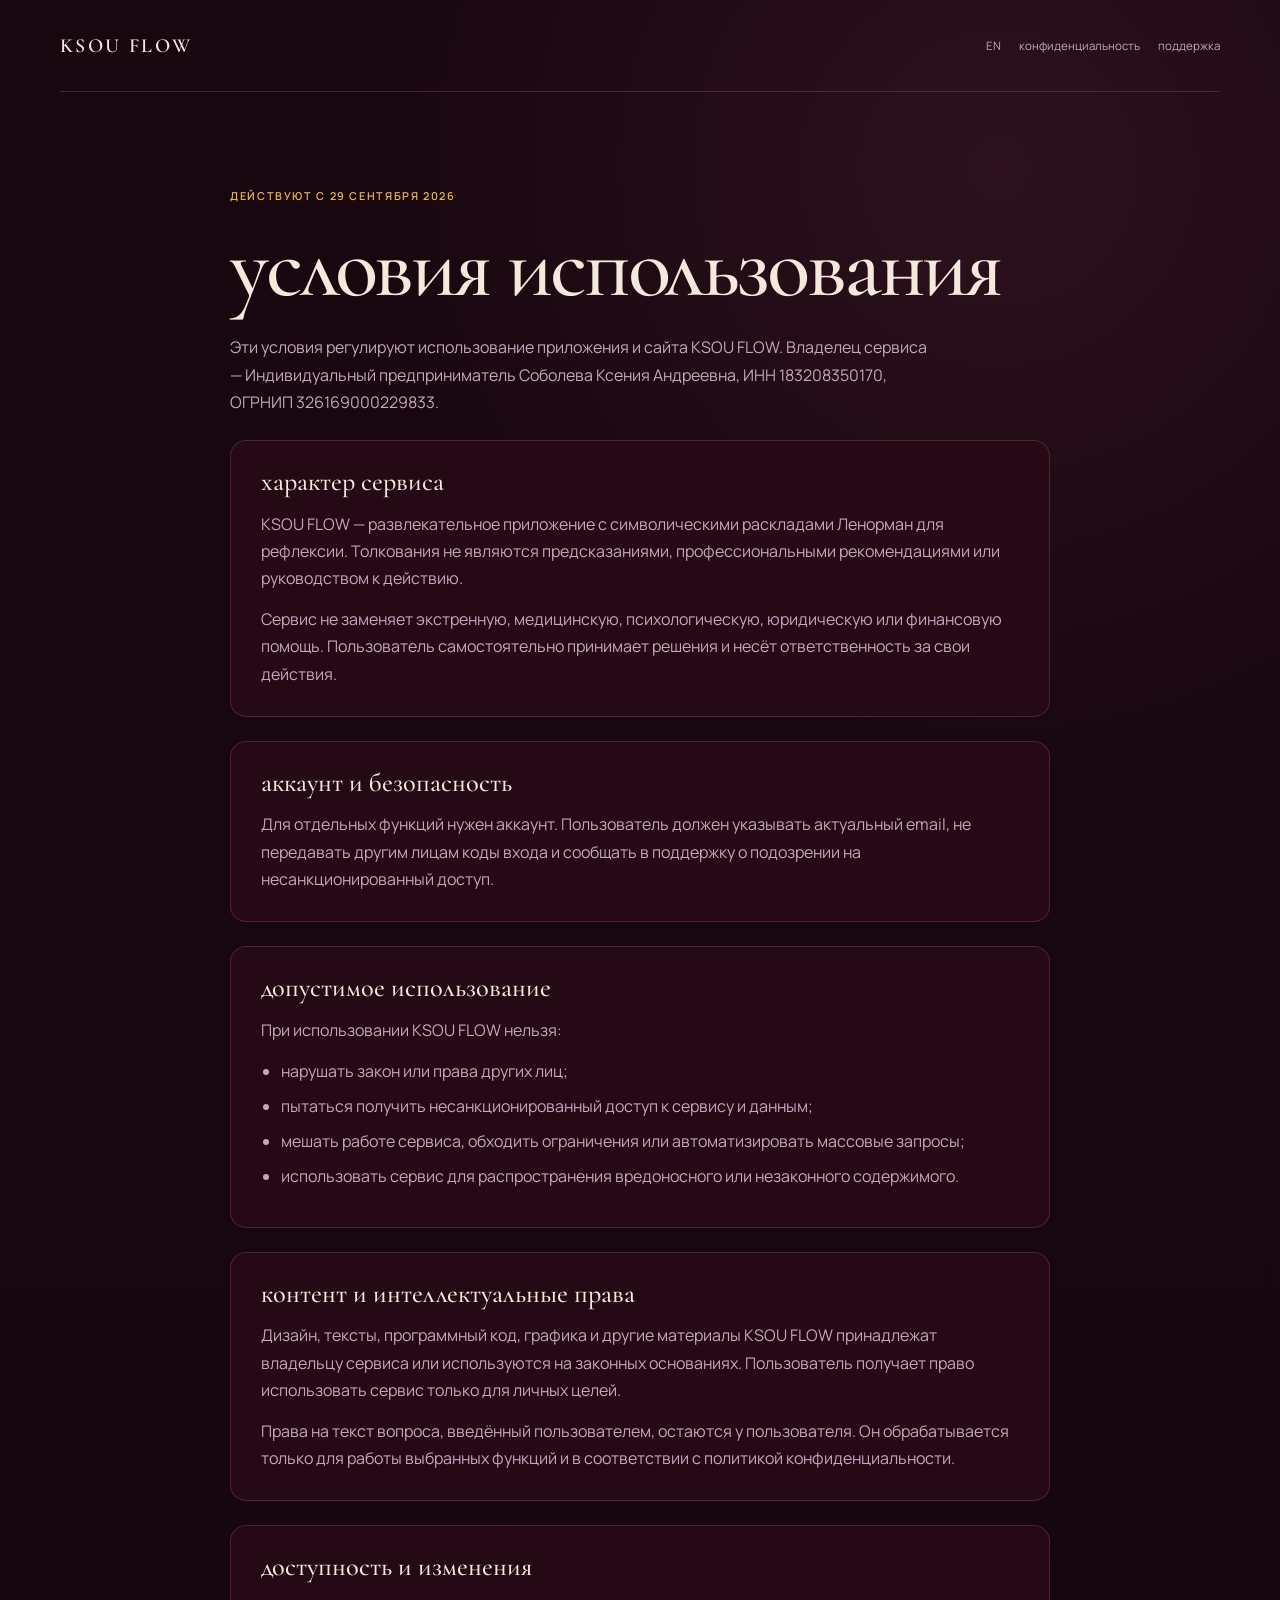
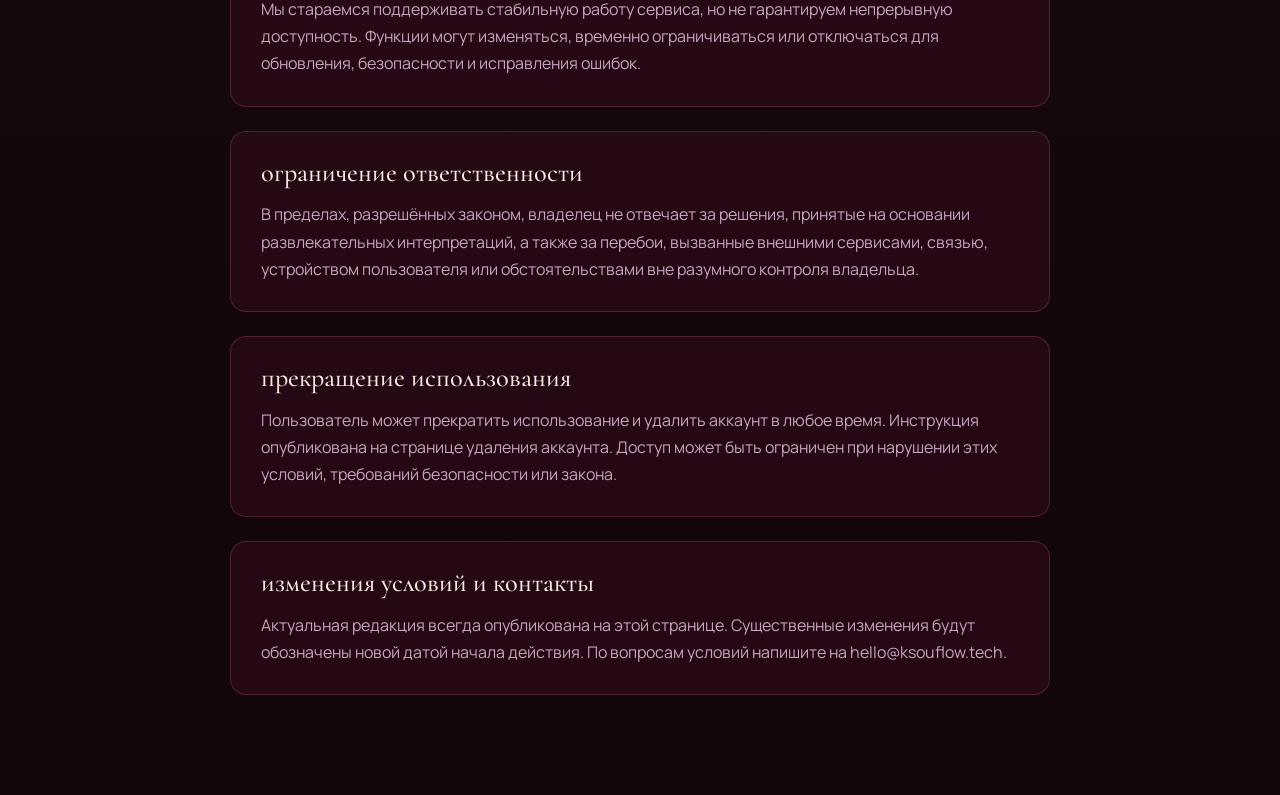
<file: terms.html>
<!doctype html>
<html lang="ru">
  <head>
    <meta charset="UTF-8" />
    <meta name="viewport" content="width=device-width, initial-scale=1.0" />
    <link rel="icon" href="./favicon.svg" type="image/svg+xml" />
    <title>Условия использования — KSOU FLOW</title>
    <meta name="description" content="Условия использования приложения KSOU FLOW" />
    <link rel="canonical" href="https://ksouflow.tech/terms.html" />
    <link rel="alternate" hreflang="ru" href="https://ksouflow.tech/terms.html" />
    <link rel="alternate" hreflang="en" href="https://ksouflow.tech/terms-en.html" />
    <link rel="preconnect" href="https://fonts.googleapis.com" />
    <link rel="preconnect" href="https://fonts.gstatic.com" crossorigin />
    <link href="https://fonts.googleapis.com/css2?family=Cormorant+Garamond:wght@500;600&family=Manrope:wght@400;500;600;700&display=swap" rel="stylesheet" />
    <link rel="stylesheet" href="./styles.css?v=20261119-wine" />
  </head>
  <body>
    <div class="legal-shell">
      <header class="topbar legal-topbar">
        <a class="brand" href="./index.html">KSOU FLOW</a>
        <nav class="legal-nav" aria-label="Навигация">
          <a href="./terms-en.html" lang="en">EN</a>
          <a href="./privacy.html">конфиденциальность</a>
          <a href="./support.html">поддержка</a>
        </nav>
      </header>
      <main class="legal-page">
        <p class="eyebrow">действуют с 29 сентября 2026</p>
        <h1>условия использования</h1>
        <p>
          Эти условия регулируют использование приложения и сайта KSOU FLOW.
          Владелец сервиса — Индивидуальный предприниматель Соболева Ксения Андреевна,
          ИНН 183208350170, ОГРНИП 326169000229833.
        </p>

        <section>
          <h2>характер сервиса</h2>
          <p>
            KSOU FLOW — развлекательное приложение с символическими раскладами
            Ленорман для рефлексии. Толкования не являются предсказаниями,
            профессиональными рекомендациями или руководством к действию.
          </p>
          <p>
            Сервис не заменяет экстренную, медицинскую, психологическую, юридическую
            или финансовую помощь. Пользователь самостоятельно принимает решения и
            несёт ответственность за свои действия.
          </p>
        </section>

        <section>
          <h2>аккаунт и безопасность</h2>
          <p>
            Для отдельных функций нужен аккаунт. Пользователь должен указывать
            актуальный email, не передавать другим лицам коды входа и сообщать в
            поддержку о подозрении на несанкционированный доступ.
          </p>
        </section>

        <section>
          <h2>допустимое использование</h2>
          <p>При использовании KSOU FLOW нельзя:</p>
          <ul>
            <li>нарушать закон или права других лиц;</li>
            <li>пытаться получить несанкционированный доступ к сервису и данным;</li>
            <li>мешать работе сервиса, обходить ограничения или автоматизировать массовые запросы;</li>
            <li>использовать сервис для распространения вредоносного или незаконного содержимого.</li>
          </ul>
        </section>

        <section>
          <h2>контент и интеллектуальные права</h2>
          <p>
            Дизайн, тексты, программный код, графика и другие материалы KSOU FLOW
            принадлежат владельцу сервиса или используются на законных основаниях.
            Пользователь получает право использовать сервис только для личных целей.
          </p>
          <p>
            Права на текст вопроса, введённый пользователем, остаются у пользователя.
            Он обрабатывается только для работы выбранных функций и в соответствии с
            <a href="./privacy.html">политикой конфиденциальности</a>.
          </p>
        </section>

        <section>
          <h2>доступность и изменения</h2>
          <p>
            Мы стараемся поддерживать стабильную работу сервиса, но не гарантируем
            непрерывную доступность. Функции могут изменяться, временно ограничиваться
            или отключаться для обновления, безопасности и исправления ошибок.
          </p>
        </section>

        <section>
          <h2>ограничение ответственности</h2>
          <p>
            В пределах, разрешённых законом, владелец не отвечает за решения,
            принятые на основании развлекательных интерпретаций, а также за перебои,
            вызванные внешними сервисами, связью, устройством пользователя или
            обстоятельствами вне разумного контроля владельца.
          </p>
        </section>

        <section>
          <h2>прекращение использования</h2>
          <p>
            Пользователь может прекратить использование и удалить аккаунт в любое
            время. Инструкция опубликована на
            <a href="./delete-account.html">странице удаления аккаунта</a>.
            Доступ может быть ограничен при нарушении этих условий, требований
            безопасности или закона.
          </p>
        </section>

        <section>
          <h2>изменения условий и контакты</h2>
          <p>
            Актуальная редакция всегда опубликована на этой странице. Существенные
            изменения будут обозначены новой датой начала действия. По вопросам
            условий напишите на <a href="mailto:hello@ksouflow.tech">hello@ksouflow.tech</a>.
          </p>
        </section>
      </main>
    </div>
  </body>
</html>
</file>
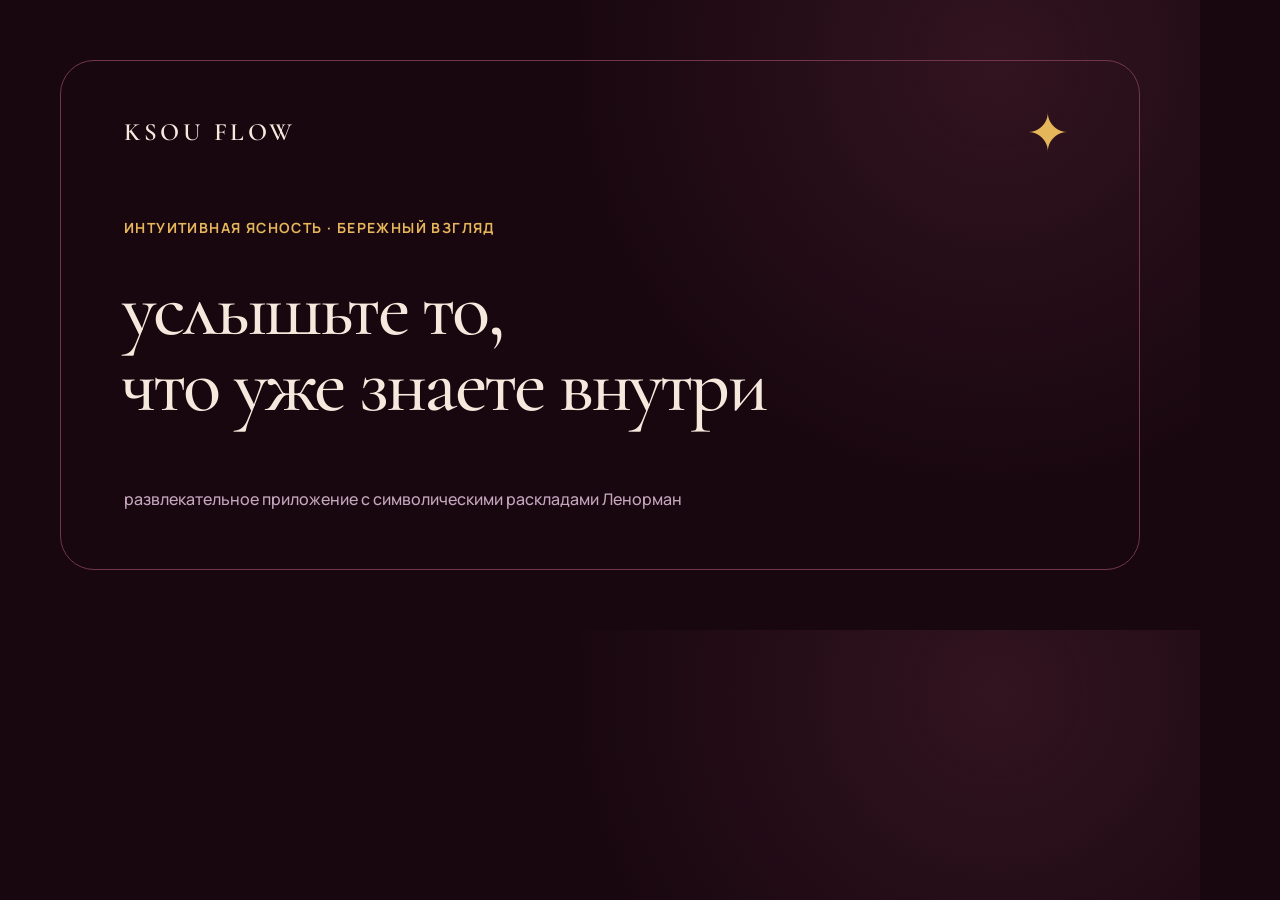
<file: assets/og-image-source.html>
<!doctype html>
<html lang="ru">
<head>
  <meta charset="utf-8">
  <meta name="viewport" content="width=device-width, initial-scale=1">
  <link rel="preconnect" href="https://fonts.googleapis.com">
  <link rel="preconnect" href="https://fonts.gstatic.com" crossorigin>
  <link href="https://fonts.googleapis.com/css2?family=Cormorant+Garamond:wght@500;600&family=Manrope:wght@400;500;600&display=swap" rel="stylesheet">
  <style>
    * { box-sizing: border-box; }
    html, body { width: 1200px; height: 630px; margin: 0; overflow: hidden; }
    body { position: relative; color: #f5e9de; background: radial-gradient(circle at 83% 10%, rgba(113,54,76,.28), transparent 37%), #19070f; font-family: Manrope, system-ui, sans-serif; }
    .frame { position: absolute; inset: 60px; border: 1px solid #71364c; border-radius: 34px; }
    .brand { position: absolute; top: 120px; left: 124px; margin: 0; font: 600 25px/1 'Cormorant Garamond', Georgia, serif; letter-spacing: .14em; }
    .star { position: absolute; top: 108px; right: 130px; color: #e6b65b; font: 52px/1 Georgia, serif; }
    .eyebrow { position: absolute; top: 221px; left: 124px; margin: 0; color: #e6b65b; font: 700 14px/1 Manrope, system-ui, sans-serif; letter-spacing: .1em; }
    h1 { position: absolute; top: 272px; left: 122px; margin: 0; font: 500 79px/.96 'Cormorant Garamond', Georgia, serif; letter-spacing: -.035em; }
    .detail { position: absolute; bottom: 119px; left: 124px; margin: 0; color: #c5a6bf; font: 500 16px/1.5 Manrope, system-ui, sans-serif; }
  </style>
</head>
<body>
  <div class="frame"></div>
  <p class="brand">KSOU FLOW</p>
  <div class="star" aria-hidden="true">✦</div>
  <p class="eyebrow">ИНТУИТИВНАЯ ЯСНОСТЬ · БЕРЕЖНЫЙ ВЗГЛЯД</p>
  <h1>услышьте то,<br>что уже знаете внутри</h1>
  <p class="detail">развлекательное приложение с символическими раскладами Ленорман</p>
</body>
</html>
</file>
<file: styles.css>
:root {
  --bg: #19070f;
  --bg-deep: #12050c;
  --bg-soft: #1d0d17;
  --surface: rgba(41, 10, 23, 0.82);
  --surface-hover: rgba(87, 11, 37, 0.72);
  --text: #f5e9de;
  --text-soft: #c5a6bf;
  --text-muted: #a8849d;
  --gold: #e6b65b;
  --gold-soft: #f3e3cb;
  --cream: #e8cdaa;
  --text-on-light: #290a17;
  --border: rgba(113, 54, 76, 0.56);
  --serif: "Cormorant Garamond", Georgia, serif;
  --sans: "Manrope", system-ui, sans-serif;
  --container: min(1160px, calc(100vw - 64px));
}

* { box-sizing: border-box; }
html { scroll-behavior: smooth; }
body {
  margin: 0;
  min-width: 320px;
  font-family: var(--sans);
  color: var(--text);
  background:
    radial-gradient(circle at 78% 7%, rgba(113, 54, 76, 0.22), transparent 25%),
    linear-gradient(180deg, var(--bg) 0%, var(--bg) 45%, var(--bg-deep) 100%);
  font-size: 16px;
  -webkit-font-smoothing: antialiased;
}

a { color: inherit; text-decoration: none; }
p, li { color: var(--text-soft); line-height: 1.7; }
button, a { -webkit-tap-highlight-color: transparent; }

.site-shell,
.legal-shell { width: 100%; min-height: 100vh; overflow: hidden; }

.topbar {
  width: var(--container);
  height: 92px;
  margin: 0 auto;
  display: flex;
  align-items: center;
  justify-content: space-between;
  gap: 28px;
  border-bottom: 1px solid var(--border);
}

.brand {
  color: var(--text);
  font-family: var(--serif);
  font-size: 1.25rem;
  font-weight: 600;
  line-height: 1;
  letter-spacing: 0.12em;
  text-transform: uppercase;
}

.nav { display: flex; align-items: center; gap: 32px; }
.header-actions { display: flex; align-items: center; gap: 14px; }
.nav a,
.nav-action,
.language-link,
.footer-links a {
  color: var(--text-soft);
  font-size: 0.75rem;
  letter-spacing: 0.02em;
  transition: color 180ms ease;
}
.nav a:hover,
.nav-action:hover,
.language-link:hover,
.footer-links a:hover,
.legal-page a:hover { color: var(--gold); }
.language-link {
  padding: 10px 2px;
  color: var(--gold);
  font-size: 0.7rem;
  font-weight: 700;
  letter-spacing: 0.1em;
}
.nav-action {
  padding: 10px 18px;
  border: 1px solid var(--border);
  border-radius: 999px;
}

.section { width: var(--container); margin: 0 auto; padding: 112px 0; }

.hero {
  display: grid;
  grid-template-columns: minmax(0, 1.18fr) minmax(330px, 0.82fr);
  align-items: center;
  gap: 80px;
  min-height: calc(100svh - 92px);
  padding-top: 72px;
  padding-bottom: 92px;
}
.hero-copy { position: relative; z-index: 2; }
.eyebrow {
  margin: 0 0 20px;
  color: var(--gold);
  font-size: 0.68rem;
  font-weight: 600;
  letter-spacing: 0.15em;
  line-height: 1.5;
  text-transform: uppercase;
}
.hero h1,
.section-heading h2,
.philosophy-copy h2,
.launch-note h2,
.legal-page h1 {
  margin: 0;
  font-family: var(--serif);
  font-weight: 500;
  letter-spacing: -0.035em;
  line-height: 0.96;
}
.hero h1 { max-width: 760px; font-size: clamp(3.7rem, 6.1vw, 6.3rem); }
.lead { max-width: 590px; margin: 28px 0 0; font-size: 1.02rem; }
.cta-row { display: flex; align-items: center; gap: 26px; margin-top: 36px; }
.button {
  display: inline-flex;
  align-items: center;
  justify-content: center;
  min-height: 46px;
  padding: 0 23px;
  border: 1px solid transparent;
  border-radius: 999px;
  background: var(--cream);
  color: var(--text-on-light);
  font-size: 0.76rem;
  font-weight: 700;
  transition: transform 180ms ease, background-color 180ms ease;
}
.button:hover { background: var(--gold-soft); transform: translateY(-2px); }
.button:focus-visible,
.text-link:focus-visible,
.nav a:focus-visible,
.nav-action:focus-visible,
.faq-list summary:focus-visible {
  outline: 2px solid var(--gold);
  outline-offset: 4px;
}
.text-link { color: var(--text); font-size: 0.78rem; }
.text-link span { margin-left: 6px; color: var(--gold); }
.microcopy { margin: 22px 0 0; color: var(--text-muted); font-size: 0.7rem; }

.hero-visual { position: relative; display: grid; place-items: center; min-height: 600px; }
.orbit {
  position: absolute;
  border: 1px solid rgba(230, 182, 91, 0.14);
  border-radius: 50%;
}
.orbit-one { width: 430px; height: 430px; }
.orbit-two { width: 310px; height: 310px; background: rgba(87, 11, 37, 0.32); border: 0; }
.phone-mockup {
  position: relative;
  width: 286px;
  height: 574px;
  padding: 10px;
  border: 1px solid rgba(243, 227, 203, 0.22);
  border-radius: 42px;
  background: var(--bg-deep);
  box-shadow: 0 34px 100px rgba(0, 0, 0, 0.38);
  z-index: 1;
}
.phone-notch { width: 94px; height: 24px; margin: 5px auto -29px; border-radius: 20px; background: #0a0307; position: relative; z-index: 2; }
.phone-screen {
  height: 100%;
  padding: 60px 23px 24px;
  overflow: hidden;
  border-radius: 32px;
  background: linear-gradient(180deg, #290a17 0%, #19070f 100%);
}
.screen-overline { margin: 0 0 14px; color: var(--gold); font-size: 0.62rem; text-transform: uppercase; letter-spacing: 0.13em; }
.phone-screen h2 { margin: 0; font-family: var(--serif); font-size: 2rem; font-weight: 500; line-height: 1.02; }
.card-row { display: flex; gap: 8px; margin: 24px 0 20px; }
.mini-card {
  display: grid;
  place-items: center;
  width: 72px;
  height: 112px;
  border-radius: 13px;
  background: var(--gold-soft);
  color: var(--text-on-light);
  font-family: var(--serif);
  font-size: 1.7rem;
  box-shadow: 0 12px 32px rgba(0, 0, 0, 0.2);
}
.insight-box {
  margin: 0;
  padding: 17px;
  border: 1px solid var(--border);
  border-radius: 14px;
  background: rgba(113, 54, 76, 0.12);
  color: var(--text-soft);
  font-size: 0.72rem;
  line-height: 1.6;
}
.status-pill { display: flex; align-items: center; gap: 8px; margin-top: 17px; color: var(--gold); font-size: 0.62rem; text-transform: uppercase; letter-spacing: 0.1em; }
.status-pill span { width: 5px; height: 5px; border-radius: 50%; background: var(--gold); }

.steps { position: relative; }
.steps::before,
.features::before,
.faq::before {
  content: "";
  position: absolute;
  left: 50%;
  width: 100vw;
  top: 0;
  transform: translateX(-50%);
  border-top: 1px solid var(--border);
}
.section-heading { margin-bottom: 52px; }
.section-heading h2 { max-width: 800px; font-size: clamp(2.8rem, 4.7vw, 4.8rem); }
.split-heading { display: grid; grid-template-columns: minmax(0, 1fr) minmax(300px, 410px); align-items: end; gap: 72px; }
.split-heading p { margin: 0 0 6px; }

.steps-grid,
.feature-grid { display: grid; gap: 1px; background: var(--border); border: 1px solid var(--border); border-radius: 18px; overflow: hidden; }
.steps-grid { grid-template-columns: repeat(4, 1fr); }
.feature-grid { grid-template-columns: repeat(3, 1fr); }
.steps-grid article,
.feature-grid article {
  min-height: 220px;
  padding: 30px;
  background: rgba(41, 10, 23, 0.96);
  transition: background-color 180ms ease;
}
.steps-grid article:hover,
.feature-grid article:hover { background: var(--surface-hover); }
.steps-grid span { color: var(--gold); font-family: var(--serif); font-size: 1.05rem; }
.steps-grid h3,
.feature-grid h3,
.legal-page h2 { margin: 48px 0 10px; color: var(--text); font-family: var(--serif); font-size: 1.55rem; font-weight: 500; line-height: 1.05; }
.steps-grid p,
.feature-grid p { margin: 0; font-size: 0.86rem; }
.feature-icon { color: var(--gold); font-family: var(--serif); font-size: 1.5rem; }
.feature-grid h3 { margin-top: 48px; }

.philosophy { display: block; }
.philosophy-copy h2 { max-width: 670px; font-size: clamp(3rem, 5vw, 5.2rem); }
.philosophy-copy > p:last-child { max-width: 650px; margin: 28px 0 0; }

.narrow { max-width: 720px; }
.faq-list { max-width: 880px; margin: 0 auto; border-top: 1px solid var(--border); }
.faq-list details { border-bottom: 1px solid var(--border); }
.faq-list summary {
  position: relative;
  padding: 25px 44px 25px 0;
  color: var(--text);
  cursor: pointer;
  font-family: var(--serif);
  font-size: 1.35rem;
  list-style: none;
}
.faq-list summary::-webkit-details-marker { display: none; }
.faq-list summary::after { content: "+"; position: absolute; right: 2px; top: 50%; transform: translateY(-50%); color: var(--gold); font-family: var(--sans); font-size: 1rem; }
.faq-list details[open] summary::after { content: "−"; }
.faq-list details p { max-width: 680px; margin: 0; padding: 0 0 24px; font-size: 0.85rem; }

.launch-note {
  width: 100%;
  padding: 94px 32px 98px;
  text-align: center;
  background: linear-gradient(180deg, rgba(87, 11, 37, 0.36), rgba(29, 13, 23, 0.94));
  border-top: 1px solid var(--border);
}
.launch-symbol { margin-bottom: 24px; color: var(--gold); font-size: 1rem; }
.launch-note .eyebrow { margin-bottom: 15px; }
.launch-note h2 { font-size: clamp(2.9rem, 5vw, 4.8rem); }
.launch-note > p:not(.eyebrow) { margin: 18px auto 28px; }

.footer {
  width: var(--container);
  min-height: 108px;
  margin: 0 auto;
  display: grid;
  grid-template-columns: 1fr auto 1fr;
  align-items: center;
  gap: 24px;
}
.footer p { margin: 0; color: var(--text-muted); font-size: 0.66rem; }
.footer-links { display: flex; flex-wrap: wrap; justify-content: flex-end; gap: 14px 24px; }

/* Privacy and support pages */
.legal-topbar { margin-bottom: 24px; }
.legal-nav { display: flex; align-items: center; gap: 18px; font-size: 0.72rem; }
.legal-nav a { color: var(--text-soft); }
.legal-nav a:hover { color: var(--gold); }
.button-ghost { background: transparent; border-color: var(--border); color: var(--text); }
.button-ghost:hover { color: var(--text-on-light); }
.legal-page { width: min(820px, calc(100vw - 48px)); margin: 0 auto; padding: 72px 0 100px; }
.legal-page h1 { margin-bottom: 24px; font-size: clamp(3.2rem, 7vw, 5.8rem); }
.legal-page > p { max-width: 700px; }
.legal-page section { margin-top: 24px; padding: 28px 30px; border: 1px solid var(--border); border-radius: 16px; background: var(--surface); }
.legal-page h2 { margin: 0 0 14px; font-size: 1.65rem; }
.legal-page section p { margin: 0 0 14px; }
.legal-page section p:last-child { margin-bottom: 0; }
.legal-page ul { margin: 0; padding-left: 20px; }
.legal-page li { margin-bottom: 8px; }
.legal-page strong { color: var(--text); }
.legal-action { padding-top: 8px; }

.desktop-only { display: inline-flex; }

@media (max-width: 1020px) {
  :root { --container: min(100vw - 48px, 100%); }
  .hero { grid-template-columns: 1fr 330px; gap: 34px; }
  .hero h1 { font-size: clamp(3.6rem, 7vw, 5rem); }
  .hero-visual { min-height: 560px; }
  .orbit-one { width: 360px; height: 360px; }
  .steps-grid { grid-template-columns: repeat(2, 1fr); }
  .feature-grid { grid-template-columns: repeat(2, 1fr); }
}

@media (max-width: 760px) {
  .topbar { height: 76px; }
  .nav { display: none; }
  .desktop-only { display: none; }
  .section { padding: 84px 0; }
  .hero { grid-template-columns: 1fr; min-height: auto; padding-top: 68px; gap: 42px; }
  .hero h1 { font-size: clamp(3.4rem, 13vw, 5.2rem); }
  .lead { font-size: 0.94rem; }
  .hero-visual { min-height: 540px; }
  .phone-mockup { transform: scale(0.92); }
  .split-heading { grid-template-columns: 1fr; gap: 24px; }
  .steps-grid,
  .feature-grid { grid-template-columns: 1fr; }
  .steps-grid article,
  .feature-grid article { min-height: 190px; }
  .footer { grid-template-columns: 1fr; justify-items: center; padding: 34px 0; text-align: center; }
  .footer-links { justify-content: center; }
}

@media (max-width: 480px) {
  :root { --container: calc(100vw - 32px); }
  .hero { padding-top: 56px; }
  .hero h1 { font-size: clamp(3rem, 15vw, 4.1rem); }
  .cta-row { align-items: flex-start; flex-direction: column; gap: 18px; }
  .hero-visual { min-height: 510px; margin-top: -10px; }
  .orbit-one { width: 330px; height: 330px; }
  .phone-mockup { transform: scale(0.86); }
  .section-heading h2,
  .philosophy-copy h2 { font-size: clamp(2.7rem, 13vw, 3.8rem); }
  .steps-grid article,
  .feature-grid article { padding: 26px; }
  .launch-note { padding-inline: 20px; }
  .button { min-height: 48px; }
  .legal-page { width: calc(100vw - 32px); padding-top: 50px; }
  .legal-page h1 { font-size: clamp(2.4rem, 10vw, 3.2rem); overflow-wrap: anywhere; }
  .legal-page section { padding: 24px 22px; }
}

@media (prefers-reduced-motion: reduce) {
  html { scroll-behavior: auto; }
  *, *::before, *::after { transition-duration: 0.01ms !important; }
}
</file>
